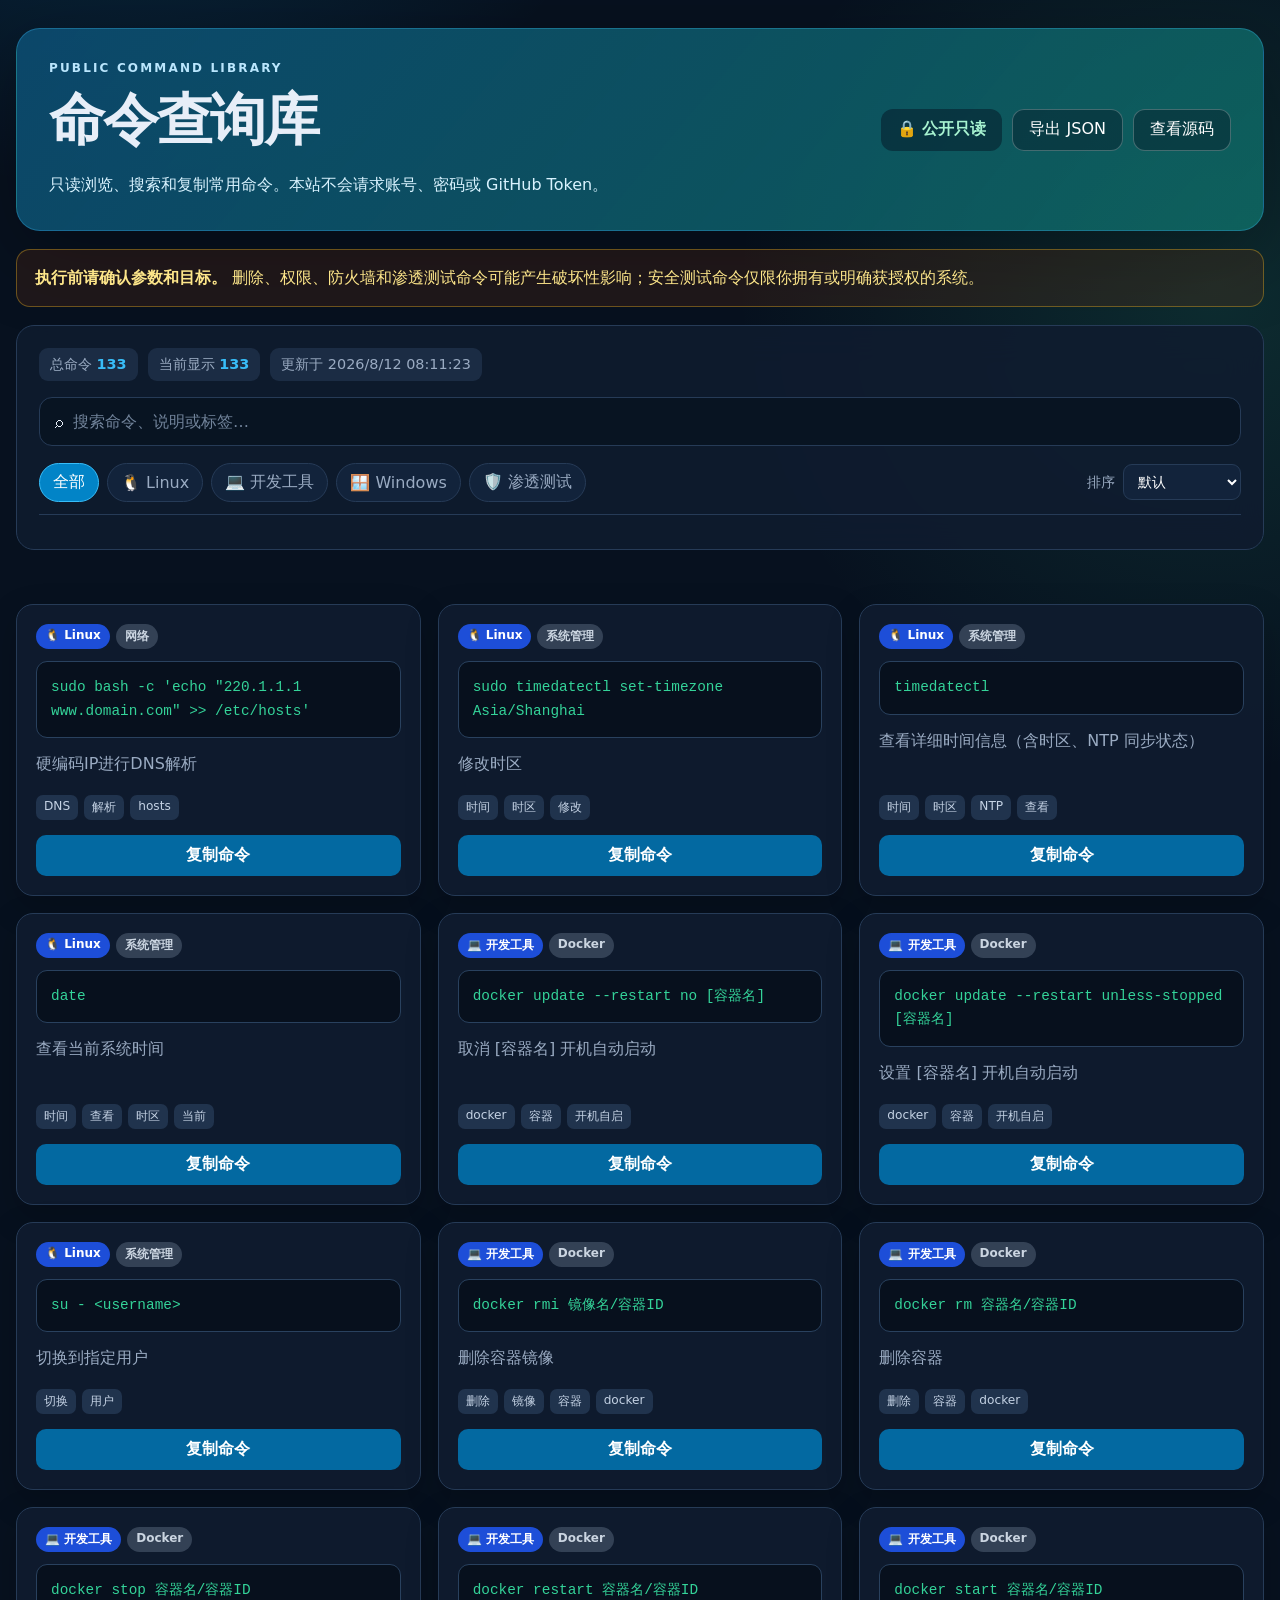
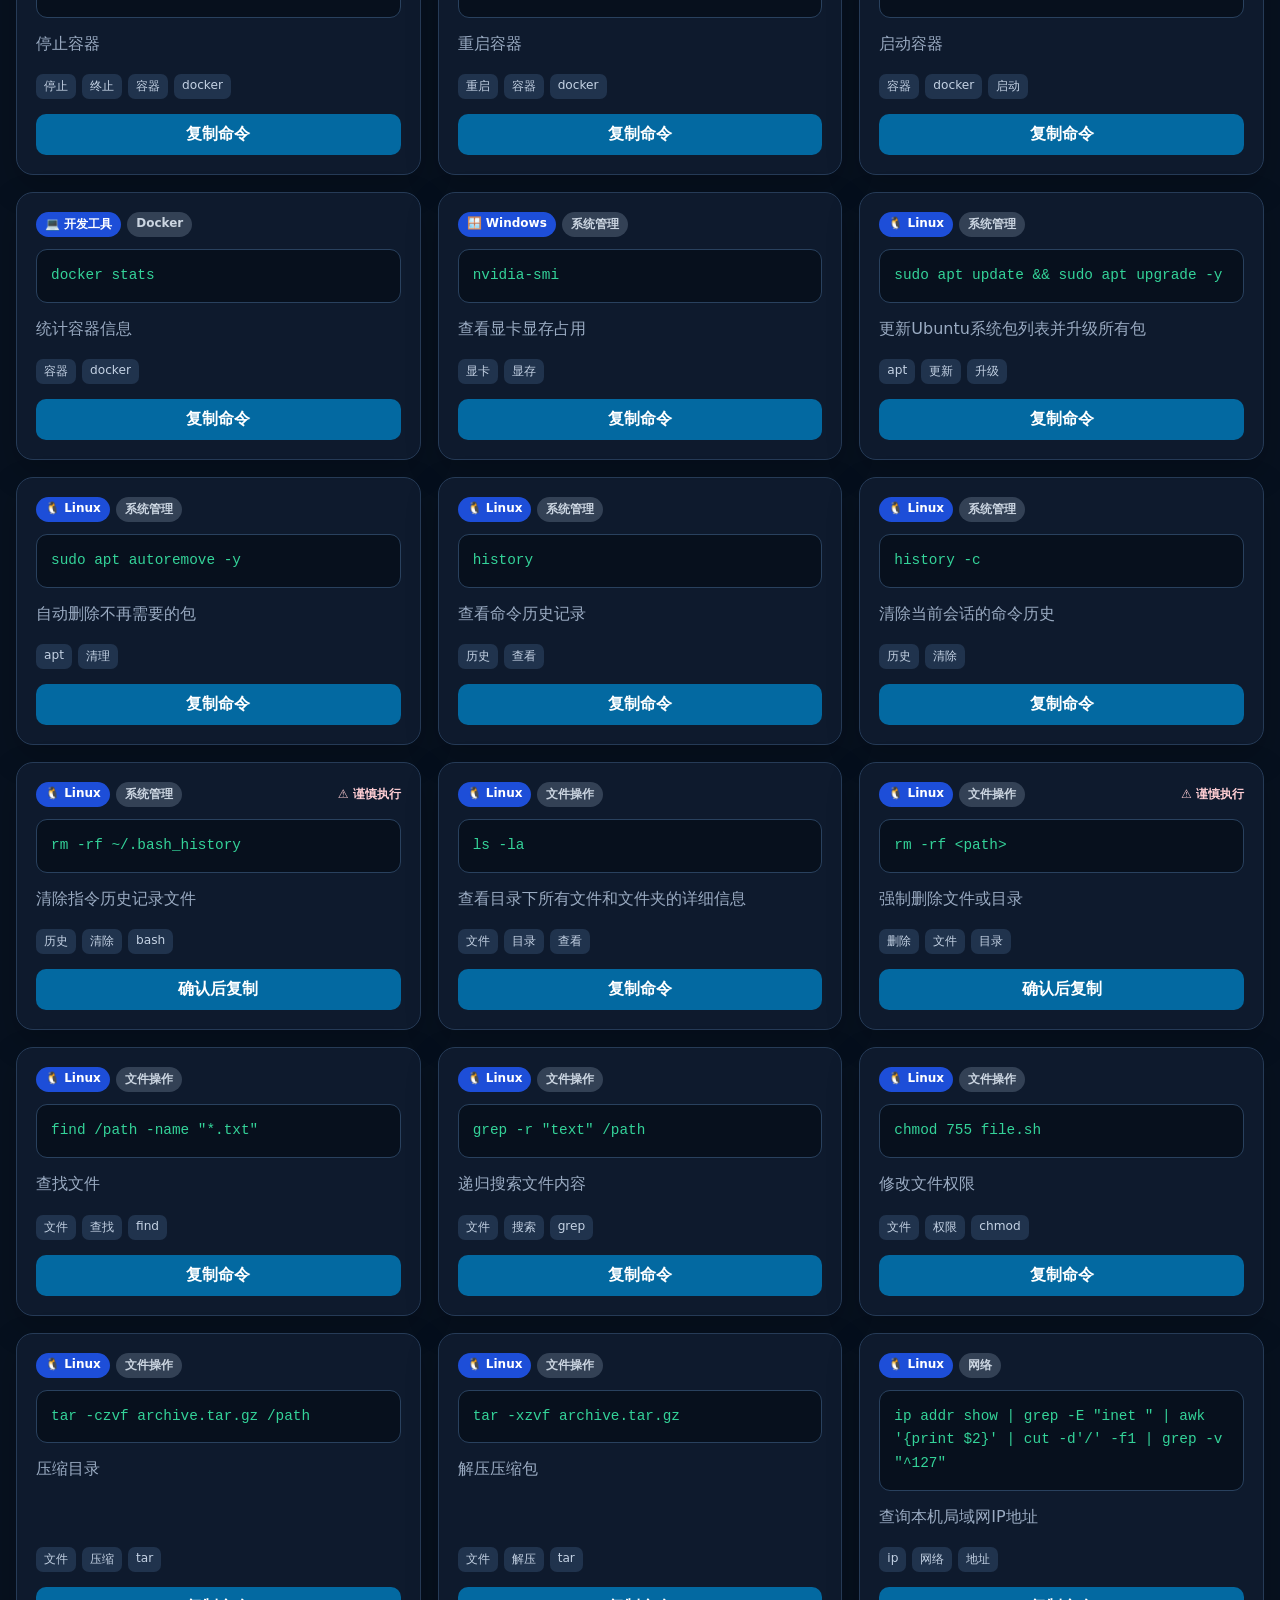
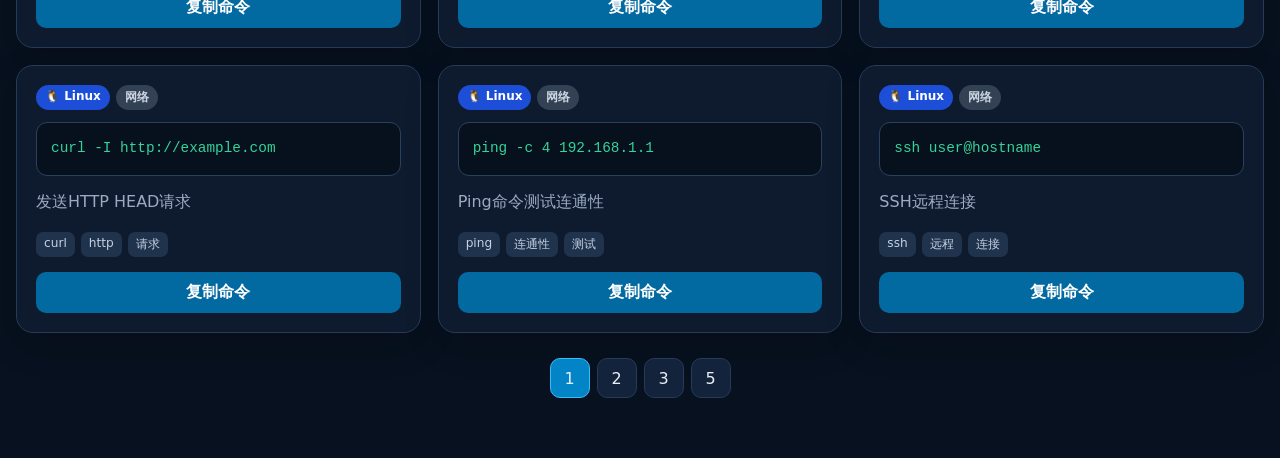
<file: index.html>
<!doctype html>
<html lang="zh-CN">
<head>
    <meta charset="utf-8">
    <meta name="viewport" content="width=device-width, initial-scale=1">
    <meta name="referrer" content="no-referrer">
    <meta http-equiv="Content-Security-Policy" content="default-src 'self'; script-src 'self'; style-src 'self'; img-src 'self' data:; connect-src 'self'; object-src 'none'; base-uri 'none'; form-action 'none'">
    <meta name="description" content="Linux、Windows、开发与授权安全测试命令的只读查询工具">
    <title>命令查询库</title>
    <link rel="icon" href="data:image/svg+xml,%3Csvg xmlns='http://www.w3.org/2000/svg' viewBox='0 0 100 100'%3E%3Ctext y='.9em' font-size='90'%3E🛠️%3C/text%3E%3C/svg%3E">
    <link rel="stylesheet" href="./styles.css">
    <script src="./app.js" defer></script>
</head>
<body>
    <div class="page-shell">
        <header class="hero">
            <div>
                <p class="eyebrow">PUBLIC COMMAND LIBRARY</p>
                <h1>命令查询库</h1>
                <p class="hero-copy">只读浏览、搜索和复制常用命令。本站不会请求账号、密码或 GitHub Token。</p>
            </div>
            <div class="hero-actions">
                <span class="readonly-badge">🔒 公开只读</span>
                <button class="button button-secondary" id="exportButton" type="button">导出 JSON</button>
                <a class="button button-secondary" href="https://github.com/ironmole666/linux-command" target="_blank" rel="noopener noreferrer">查看源码</a>
            </div>
        </header>

        <aside class="safety-note" aria-label="安全提示">
            <strong>执行前请确认参数和目标。</strong>
            删除、权限、防火墙和渗透测试命令可能产生破坏性影响；安全测试命令仅限你拥有或明确获授权的系统。
        </aside>

        <main>
            <section class="toolbar" aria-label="命令筛选">
                <div class="stats" aria-live="polite">
                    <span>总命令 <strong id="totalCount">0</strong></span>
                    <span>当前显示 <strong id="visibleCount">0</strong></span>
                    <span id="updatedAt">正在加载数据…</span>
                </div>

                <label class="search-box">
                    <span class="sr-only">搜索命令</span>
                    <span aria-hidden="true">⌕</span>
                    <input id="searchInput" type="search" placeholder="搜索命令、说明或标签…" autocomplete="off">
                </label>

                <div class="filters">
                    <div class="category-list" id="categoryList" aria-label="主分类"></div>
                    <label class="sort-control">
                        <span>排序</span>
                        <select id="sortSelect">
                            <option value="default">默认</option>
                            <option value="name">按名称</option>
                            <option value="recent">最近更新</option>
                        </select>
                    </label>
                </div>

                <div class="subcategory-list" id="subcategoryList" aria-label="子分类"></div>
            </section>

            <div class="status-message" id="statusMessage" role="status"></div>
            <section class="command-grid" id="commandGrid" aria-label="命令列表"></section>
            <nav class="pagination" id="pagination" aria-label="分页"></nav>
        </main>
    </div>

    <div class="toast" id="toast" role="status" aria-live="polite"></div>
</body>
</html>
</file>
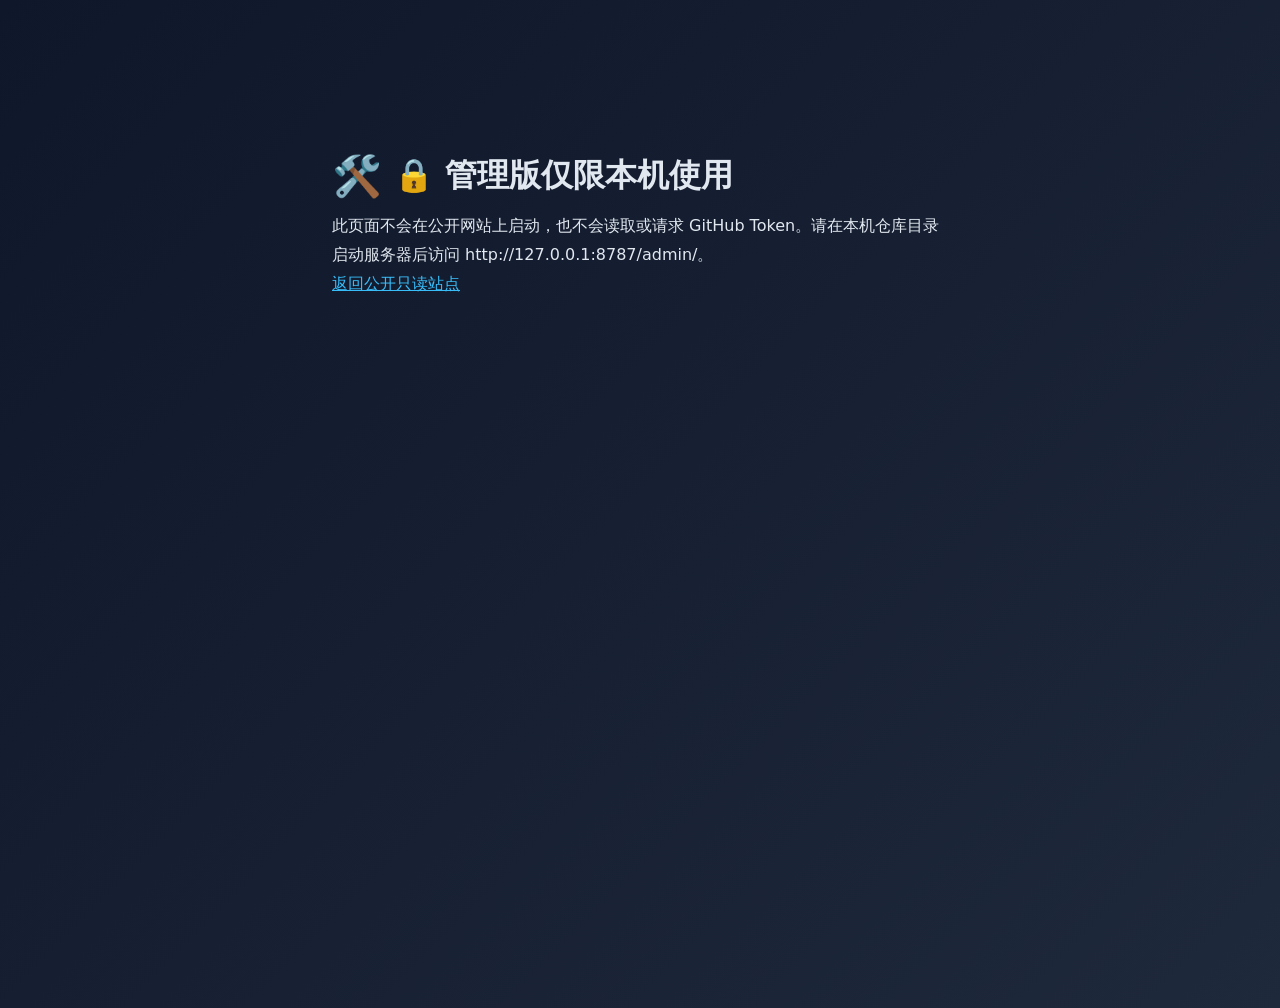
<file: admin/index.html>
<!DOCTYPE html>
<html lang="zh-CN">
<head>
    <meta charset="UTF-8">
    <meta name="viewport" content="width=device-width, initial-scale=1.0">
    <title>命令管理器</title>
    <style>
        * { margin: 0; padding: 0; box-sizing: border-box; }
        ::selection { background: rgba(14, 165, 233, 0.3); color: #e2e8f0; }
        ::-webkit-scrollbar { width: 8px; height: 8px; }
        ::-webkit-scrollbar-track { background: #0f172a; }
        ::-webkit-scrollbar-thumb { background: #475569; border-radius: 4px; }
        ::-webkit-scrollbar-thumb:hover { background: #64748b; }
        body { font-family: 'Segoe UI', Tahoma, Geneva, Verdana, sans-serif; background: linear-gradient(135deg, #0f172a 0%, #1e293b 100%); min-height: 100vh; color: #e2e8f0; }
        .container { max-width: 1400px; margin: 0 auto; padding: 20px 20px 40px; }
        
        header {
            background: linear-gradient(90deg, #1e3a8a, #0ea5e9);
            padding: 30px 20px;
            border-radius: 16px;
            margin-bottom: 24px;
            box-shadow: 0 10px 40px rgba(14, 165, 233, 0.3);
        }
        
        h1 { font-size: 2rem; font-weight: 700; display: flex; align-items: center; gap: 12px; }
        h1::before { content: "🛠️"; font-size: 2.5rem; }
        
        .header-content { display: flex; justify-content: space-between; align-items: center; flex-wrap: wrap; gap: 20px; }
        
        .btn {
            padding: 12px 24px; border: none; border-radius: 10px; cursor: pointer; font-size: 1rem;
            font-weight: 600; transition: all 0.3s ease; display: inline-flex; align-items: center; gap: 8px;
        }
        
        .btn-primary { background: linear-gradient(135deg, #10b981, #059669); color: white; box-shadow: 0 4px 15px rgba(16, 185, 129, 0.4); }
        .btn-primary:hover { transform: translateY(-2px); box-shadow: 0 6px 20px rgba(16, 185, 129, 0.5); }
        .btn-secondary { background: #475569; color: white; }
        .btn-secondary:hover { background: #64748b; }
        
        .search-section { background: #1e293b; padding: 24px; border-radius: 12px; margin-bottom: 24px; border: 1px solid #334155; }
        
        .stats-bar { display: flex; gap: 16px; margin-bottom: 16px; flex-wrap: wrap; }
        .stat-item { background: #334155; padding: 8px 16px; border-radius: 8px; font-size: 0.9rem; display: flex; align-items: center; gap: 6px; }
        .stat-item strong { color: #0ea5e9; }
        .stat-item:nth-child(1)::before { content: "📦"; font-size: 0.85rem; }
        .stat-item:nth-child(2)::before { content: "👁️"; font-size: 0.85rem; }
        
        .search-wrapper { position: relative; }
        .search-wrapper::before {
            content: "🔍"; position: absolute; left: 16px; top: 50%; transform: translateY(-50%);
            font-size: 1rem; z-index: 1; pointer-events: none; opacity: 0.6;
        }
        .search-input {
            width: 100%; padding: 14px 20px 14px 44px; background: #0f172a; border: 2px solid #334155;
            border-radius: 10px; color: white; font-size: 1rem; transition: all 0.3s ease;
            -webkit-appearance: none; appearance: none;
        }
        .search-input::-webkit-search-decoration,
        .search-input::-webkit-search-cancel-button,
        .search-input::-webkit-search-results-button,
        .search-input::-webkit-search-results-decoration { display: none; }
        .search-input:focus { outline: none; border-color: #0ea5e9; box-shadow: 0 0 0 3px rgba(14, 165, 233, 0.2); }
        
        .category-container {
            display: flex;
            gap: 16px;
            margin-top: 16px;
            padding-bottom: 16px;
            border-bottom: 1px solid #334155;
            flex-wrap: wrap;
        }
        
        .main-category {
            padding: 10px 20px;
            border-radius: 12px;
            cursor: pointer;
            font-weight: 600;
            transition: all 0.3s ease;
            border: 2px solid transparent;
            font-size: 0.95rem;
        }
        
        .main-category.active {
            transform: scale(1.05);
            border-color: rgba(255,255,255,0.3);
        }
        
        .main-category.linux { background: linear-gradient(135deg, #22c55e, #16a34a); }
        .main-category.windows { background: linear-gradient(135deg, #0078d4, #005a9e); }
        .main-category.pentest { background: linear-gradient(135deg, #dc2626, #b91c1c); }
        .main-category.dev { background: linear-gradient(135deg, #a855f7, #9333ea); }
        .main-category.all { background: linear-gradient(135deg, #6366f1, #4f46e5); }
        
        .sub-categories {
            display: flex;
            flex-wrap: wrap;
            gap: 8px;
            margin-top: 12px;
            padding-left: 4px;
        }
        
        .sub-category {
            padding: 6px 14px;
            background: #334155;
            border-radius: 16px;
            cursor: pointer;
            font-size: 0.85rem;
            transition: all 0.2s ease;
            border: 1px solid transparent;
        }
        
        .sub-category:hover { background: #475569; }
        .sub-category.active {
            background: #0ea5e9;
            color: white;
        }
        
        .commands-grid { display: grid; grid-template-columns: repeat(auto-fill, minmax(380px, 1fr)); gap: 20px; margin-top: 16px; }
        
        .command-card {
            background: #1e293b;
            border-radius: 12px;
            padding: 20px;
            border: 1px solid #334155;
            transition: all 0.3s ease;
            position: relative;
        }
        
        .command-card:hover { transform: translateY(-4px); box-shadow: 0 12px 40px rgba(0, 0, 0, 0.4); border-color: #475569; }
        .command-card::after {
            content: ''; position: absolute; inset: 0; border-radius: 12px;
            opacity: 0; transition: opacity 0.3s;
            background: linear-gradient(135deg, rgba(14,165,233,0.05), transparent);
            pointer-events: none;
        }
        .command-card:hover::after { opacity: 1; }
        
        .command-header { display: flex; justify-content: space-between; align-items: flex-start; margin-bottom: 12px; }
        
        .category-badge {
            padding: 4px 12px;
            border-radius: 12px;
            font-size: 0.75rem;
            font-weight: 600;
        }
        
        .badge-linux { background: linear-gradient(135deg, #22c55e, #16a34a); }
        .badge-windows { background: linear-gradient(135deg, #0078d4, #005a9e); }
        .badge-pentest { background: linear-gradient(135deg, #dc2626, #b91c1c); }
        .badge-dev { background: linear-gradient(135deg, #a855f7, #9333ea); }
        
        .sub-badge {
            padding: 2px 8px;
            background: rgba(255,255,255,0.15);
            border-radius: 6px;
            font-size: 0.7rem;
            margin-left: 6px;
        }
        
        .command-code {
            background: #0f172a;
            padding: 14px;
            border-radius: 8px;
            font-family: 'JetBrains Mono', 'Fira Code', Consolas, monospace;
            font-size: 0.9rem;
            color: #10b981;
            overflow-x: auto;
            cursor: pointer;
            margin-bottom: 12px;
            border: 1px solid #334155;
            position: relative;
        }
        .command-code::after {
            content: "📋 复制";
            position: absolute; top: 6px; right: 6px;
            background: rgba(15,23,42,0.9); color: #94a3b8;
            padding: 2px 8px; border-radius: 4px;
            font-family: 'Segoe UI', sans-serif;
            font-size: 0.7rem; opacity: 0;
            transition: opacity 0.2s;
            pointer-events: none;
        }
        .command-code:hover::after { opacity: 1; }
        
        .command-description {
            color: #94a3b8;
            margin-bottom: 0;
            line-height: 1.6;
            display: -webkit-box;
            -webkit-line-clamp: 2;
            -webkit-box-orient: vertical;
            overflow: hidden;
            transition: all 0.35s ease;
        }
        .command-description.expanded {
            -webkit-line-clamp: unset;
        }
        .description-wrapper:has(.expanded) .description-expand-btn { color: #38bdf8; }
        .description-wrapper { margin-bottom: 12px; position: relative; }
        .description-expand-btn {
            background: none;
            border: none;
            color: #0ea5e9;
            cursor: pointer;
            font-size: 0.8rem;
            padding: 4px 0;
            margin-top: 4px;
        }
        .description-expand-btn:hover { color: #38bdf8; text-decoration: underline; }
        
        .tags { display: flex; flex-wrap: wrap; gap: 6px; margin-bottom: 16px; }
        .tag { background: #334155; padding: 4px 10px; border-radius: 6px; font-size: 0.8rem; color: #cbd5e1; }
        
        .card-actions { display: flex; gap: 8px; }
        .card-actions .btn { padding: 8px 16px; font-size: 0.85rem; flex: 1; }
        
        .btn-copy { background: linear-gradient(135deg, #0ea5e9, #0284c7); color: white; }
        .btn-copy:hover { background: linear-gradient(135deg, #0284c7, #0369a1); }
        .btn-edit { background: #334155; color: white; }
        .btn-edit:hover { background: #475569; }
        .btn-delete { background: #dc2626; color: white; }
        .btn-delete:hover { background: #b91c1c; }
        
        .modal {
            display: none;
            position: fixed;
            top: 0; left: 0; width: 100%; height: 100%;
            background: rgba(0, 0, 0, 0.7);
            backdrop-filter: blur(5px);
            z-index: 1000;
            justify-content: center;
            align-items: center;
            opacity: 0;
            transition: opacity 0.25s ease;
        }
        
        .modal.active { display: flex; opacity: 1; }
        
        .modal-content {
            background: #1e293b;
            padding: 30px;
            border-radius: 16px;
            width: 90%;
            max-width: 600px;
            max-height: 90vh;
            overflow-y: auto;
            border: 1px solid #334155;
            transform: scale(0.95) translateY(10px);
            transition: transform 0.25s ease;
        }
        .modal.active .modal-content { transform: scale(1) translateY(0); }
        
        .modal-header { display: flex; justify-content: space-between; align-items: center; margin-bottom: 24px; }
        .modal-header h2 { font-size: 1.5rem; }
        
        .close-btn {
            background: none; border: none; color: #94a3b8; font-size: 1.8rem;
            cursor: pointer; transition: color 0.3s;
        }
        
        .close-btn:hover { color: white; }
        
        .form-group { margin-bottom: 20px; }
        .form-group label { display: block; margin-bottom: 8px; font-weight: 600; color: #cbd5e1; }
        
        .form-group input, .form-group textarea, .form-group select {
            width: 100%; padding: 12px; background: #0f172a;
            border: 2px solid #334155; border-radius: 8px;
            color: white; font-size: 1rem; transition: all 0.3s;
        }
        
        .form-group input:focus, .form-group textarea:focus, .form-group select:focus {
            outline: none; border-color: #0ea5e9; box-shadow: 0 0 0 3px rgba(14, 165, 233, 0.15);
        }
        
        .form-group textarea { min-height: 100px; resize: vertical; font-family: monospace; }
        
        .form-row { display: flex; gap: 12px; }
        .form-row .form-group { flex: 1; }
        
        .form-actions { display: flex; gap: 12px; justify-content: flex-end; margin-top: 24px; }
        
        .empty-state { text-align: center; padding: 60px 20px; color: #64748b; grid-column: 1 / -1; }
        .empty-state-icon { font-size: 4rem; margin-bottom: 16px; }
        
        .toast-container {
            position: fixed; bottom: 30px; right: 30px;
            z-index: 2000;
            display: flex;
            flex-direction: column-reverse;
            gap: 8px;
            pointer-events: none;
        }
        .toast-item {
            background: #10b981; color: white;
            padding: 12px 20px; border-radius: 10px;
            box-shadow: 0 10px 30px rgba(0, 0, 0, 0.3);
            transform: translateX(30px); opacity: 0;
            transition: all 0.35s cubic-bezier(0.22, 1, 0.36, 1);
            display: flex; align-items: center; gap: 12px;
        }
        .toast-item.show { transform: translateX(0); opacity: 1; }
        .toast-item.fade { opacity: 0; transform: translateX(30px); }
        .toast-item.undo-toast { background: #334155; }
        .toast-undo-btn {
            background: #0ea5e9; color: white; border: none; border-radius: 6px;
            padding: 4px 12px; cursor: pointer; font-weight: 600; font-size: 0.85rem;
            white-space: nowrap; transition: background 0.2s;
        }
        .toast-undo-btn:hover { background: #0284c7; }
        .command-code:hover { border-color: #0ea5e9; }
        .command-code.copied {
            animation: flashCopy 0.6s ease;
            border-color: #10b981;
        }
        @keyframes flashCopy {
            0% { background: #0f172a; }
            30% { background: rgba(16, 185, 129, 0.3); box-shadow: 0 0 20px rgba(16, 185, 129, 0.3); }
            100% { background: #0f172a; }
        }
        .highlight { background: #eab308; color: #0f172a; padding: 1px 4px; border-radius: 3px; font-weight: 600; }
        .header-actions { display: flex; gap: 8px; align-items: center; flex-wrap: wrap; }
        .btn-outline { background: transparent; border: 2px solid rgba(255,255,255,0.3); color: white; }
        .btn-outline:hover { background: rgba(255,255,255,0.1); border-color: white; }
        .btn-sm { padding: 6px 14px; font-size: 0.85rem; }
        .filter-bar { display: flex; gap: 12px; margin-top: 12px; flex-wrap: wrap; align-items: center; }
        .shortcuts-overlay {
            display: none; position: fixed; inset: 0; background: rgba(0,0,0,0.6);
            backdrop-filter: blur(4px); z-index: 3000; justify-content: center; align-items: center;
            opacity: 0; transition: opacity 0.2s ease;
        }
        .shortcuts-overlay.active { display: flex; opacity: 1; }
        .shortcuts-panel {
            background: #1e293b; border: 1px solid #334155; border-radius: 16px;
            padding: 30px; max-width: 480px; width: 90%; max-height: 80vh; overflow-y: auto;
            transform: scale(0.95); transition: transform 0.25s ease;
        }
        .shortcuts-overlay.active .shortcuts-panel { transform: scale(1); }
        .shortcuts-panel h2 { margin-bottom: 20px; font-size: 1.3rem; }
        .shortcuts-grid { display: grid; grid-template-columns: 1fr 2fr; gap: 4px 16px; }
        .shortcuts-grid .key {
            background: #0f172a; padding: 6px 12px; border-radius: 6px;
            font-family: monospace; font-size: 0.85rem; text-align: center;
            border: 1px solid #475569; color: #0ea5e9;
        }
        .shortcuts-grid .desc { padding: 6px 0; color: #94a3b8; font-size: 0.9rem; }
        .btn-star {
            background: none; border: none; cursor: pointer; font-size: 1.3rem; padding: 2px;
            transition: all 0.2s; line-height: 1;
        }
        .btn-star:hover { transform: scale(1.3); }
        .btn-star.favorited { animation: starPop 0.3s ease; }
        @keyframes starPop {
            0% { transform: scale(1); }
            50% { transform: scale(1.3); }
            100% { transform: scale(1); }
        }
        .sort-select {
            background: #334155; color: white; border: 1px solid #475569;
            padding: 6px 12px; border-radius: 8px; font-size: 0.85rem;
            cursor: pointer;
        }
        .sort-select:focus { outline: none; border-color: #0ea5e9; }
        .command-card.favorited { border-color: #eab308; }

        .batch-bar {
            display: none; background: #334155; border-radius: 10px;
            padding: 12px 16px; margin-bottom: 16px; align-items: center; gap: 12px; flex-wrap: wrap;
            transform: translateY(-8px); opacity: 0;
            transition: all 0.3s ease;
        }
        .batch-bar.active { display: flex; transform: translateY(0); opacity: 1; }
        .batch-bar .count { color: #94a3b8; font-size: 0.9rem; flex: 1; }
        .card-checkbox {
            width: 18px; height: 18px; cursor: pointer; accent-color: #0ea5e9;
            flex-shrink: 0;
        }
        .command-card .card-row { display: flex; gap: 10px; align-items: flex-start; }
        .command-card .card-body { flex: 1; min-width: 0; }

        .pagination { display: flex; justify-content: center; gap: 8px; margin-top: 24px; flex-wrap: wrap; }
        .page-btn {
            background: #334155; color: white; border: none; border-radius: 8px;
            padding: 8px 14px; cursor: pointer; font-size: 0.85rem; transition: all 0.2s;
            min-width: 36px; text-align: center;
        }
        .page-btn:hover { background: #475569; transform: translateY(-1px); }
        .page-btn.active { background: linear-gradient(135deg, #0ea5e9, #0284c7); box-shadow: 0 2px 12px rgba(14,165,233,0.3); }
        .page-btn:disabled { opacity: 0.4; cursor: default; transform: none; }
        .page-info { color: #94a3b8; font-size: 0.85rem; display: flex; align-items: center; padding: 0 8px; }
        
        @media (max-width: 1024px) {
            .commands-grid { grid-template-columns: repeat(auto-fill, minmax(320px, 1fr)); }
        }
        @media (max-width: 768px) {
            .commands-grid { grid-template-columns: 1fr; }
            h1 { font-size: 1.5rem; }
            .header-content { flex-direction: column; align-items: stretch; }
            .stats-bar { flex-direction: column; }
            .form-row { flex-direction: column; }
            header { padding: 20px 16px; }
            .search-section { padding: 16px; }
            .command-card { padding: 16px; }
            .modal-content { padding: 20px; }
            .toast-container { right: 16px; bottom: 16px; left: 16px; }
            .toast-item { width: 100%; }
        }
        .sync-status { cursor: pointer; }
        .sync-status:hover { background: #475569; }
        .sync-status .sync-dot {
            display: inline-block; width: 8px; height: 8px; border-radius: 50%;
            margin-right: 4px; vertical-align: middle;
        }
        .sync-status .sync-dot.disconnected { background: #ef4444; }
        .sync-status .sync-dot.syncing { background: #f59e0b; animation: syncPulse 0.8s infinite; }
        .sync-status .sync-dot.synced { background: #10b981; }
        .sync-status .sync-dot.error { background: #ef4444; }
        .sync-status .sync-dot.conflict { background: #f97316; }
        @keyframes syncPulse {
            0%, 100% { opacity: 1; }
            50% { opacity: 0.3; }
        }
        .sync-link { color: #0ea5e9; text-decoration: none; }
        .sync-link:hover { text-decoration: underline; }
        .auth-badge {
            display: inline-flex; align-items: center; gap: 6px;
            padding: 6px 14px; border-radius: 8px; font-size: 0.85rem; font-weight: 600;
        }
        .auth-badge.visitor { background: #475569; color: #94a3b8; }
        .auth-badge.admin { background: #1e3a8a; color: #93c5fd; }
        body:not(.admin-mode) .admin-only { display: none !important; }
        body.admin-mode .visitor-only { display: none !important; }
    </style>
</head>
<body>
    <div class="container">
        <header>
            <div class="header-content">
               <h1>命令管理器</h1>
                <div class="header-actions">
                    <span class="auth-badge visitor visitor-only">🔒 访客模式</span>
                    <span class="auth-badge admin admin-only">👑 管理员</span>
                    <button class="btn btn-primary admin-only" onclick="openModal()">
                        <span>➕</span> 添加命令
                    </button>
                    <div style="display:flex;gap:4px;align-items:center">
                        <button class="btn btn-outline" onclick="exportData('json')">📤 JSON</button>
                        <button class="btn btn-outline btn-sm" onclick="exportData('markdown')">MD</button>
                        <button class="btn btn-outline btn-sm" onclick="exportData('csv')">CSV</button>
                    </div>
                    <button class="btn btn-outline admin-only" onclick="document.getElementById('importInput').click()">📥 导入</button>
                    <button class="btn btn-outline admin-only" onclick="manualSync()" title="手动同步到 GitHub">☁️ 同步</button>
                    <input type="file" id="importInput" accept=".json" style="display:none" onchange="importData(event)">
                    <button class="btn btn-outline visitor-only" id="loginBtn" onclick="openLoginModal()">🔐 登录管理</button>
                    <button class="btn btn-outline admin-only" id="logoutBtn" onclick="logout()">🚪 退出</button>
                </div>
            </div>
        </header>

        <div class="search-section">
            <div class="stats-bar">
                <div class="stat-item">总命令: <strong id="totalCount">0</strong></div>
                <div class="stat-item">当前显示: <strong id="currentCount">0</strong></div>
                <div class="stat-item visitor-only" style="cursor:default;opacity:0.7">
                    <span style="display:inline-block;width:8px;height:8px;border-radius:50%;background:#64748b;margin-right:4px;vertical-align:middle"></span>
                    只读浏览
                </div>
                <div class="stat-item sync-status admin-only" id="syncStatus" onclick="openSyncModal()" title="点击配置云同步"><span class="sync-dot disconnected" id="syncDot"></span><span id="syncStatusText">未连接</span><span style="margin-left:6px;cursor:pointer;opacity:0.6;transition:opacity 0.2s" onclick="event.stopPropagation();manualSync()" onmouseover="this.style.opacity=1" onmouseout="this.style.opacity=0.6" title="手动同步">⟳</span></div>
            </div>
            <div class="search-wrapper">
                <input type="search" class="search-input" id="searchInput" placeholder="搜索命令、描述或标签（支持空格多词 + 模糊匹配）..." oninput="onSearchInput()" autocomplete="off">
            </div>
            
            <div class="category-container" id="mainCategories">
                <div class="main-category all active" data-category="all" onclick="selectMainCategory('all')">全部</div>
                <div class="main-category linux" data-category="Linux" onclick="selectMainCategory('Linux')">🐧 Linux</div>
                <div class="main-category windows" data-category="Windows" onclick="selectMainCategory('Windows')">🪟 Windows</div>
                <div class="main-category pentest" data-category="渗透测试" onclick="selectMainCategory('渗透测试')">🔴 渗透测试</div>
                <div class="main-category dev" data-category="开发工具" onclick="selectMainCategory('开发工具')">💻 开发工具</div>
            </div>
            
            <div class="sub-categories" id="subCategories">
            </div>
            <div class="filter-bar" id="filterBar">
                <button class="btn btn-outline btn-sm" id="favoriteFilter" onclick="toggleFavoriteFilter()">⭐ 全部</button>
                <select class="sort-select" id="sortSelect" onchange="filterCommands()">
                    <option value="default">默认排序</option>
                    <option value="freq">🔥 使用频率</option>
                    <option value="recent">🕐 最近添加</option>
                    <option value="name">📋 名称</option>
                </select>
            </div>
            <div class="batch-bar admin-only" id="batchBar">
                <span class="count" id="batchCount">已选择 0 项</span>
                <button class="btn btn-outline btn-sm" onclick="selectAll()">全选</button>
                <button class="btn btn-delete btn-sm" onclick="batchDelete()">🗑️ 批量删除</button>
                <button class="btn btn-sm" style="background:#0ea5e9;color:white" onclick="batchExport()">📤 导出选中</button>
            </div>
        </div>

        <div class="commands-grid" id="commandsGrid">
        </div>
        <div class="pagination" id="pagination"></div>
    </div>

    <div class="shortcuts-overlay" id="shortcutsOverlay" onclick="if(event.target===this)closeShortcuts()">
        <div class="shortcuts-panel">
            <div class="modal-header">
                <h2>⌨️ 键盘快捷键</h2>
                <button class="close-btn" onclick="closeShortcuts()">&times;</button>
            </div>
            <div class="shortcuts-grid">
                <span class="key">N</span><span class="desc">添加新命令</span>
                <span class="key">⌘F / Ctrl+F</span><span class="desc">聚焦搜索框</span>
                <span class="key">Esc</span><span class="desc">关闭弹窗</span>
                <span class="key">?</span><span class="desc">显示此面板</span>
                <span class="key">单击命令</span><span class="desc">复制到剪贴板</span>
                <span class="key">⭐ 星标</span><span class="desc">收藏常用命令</span>
            </div>
        </div>
    </div>

    <div class="modal" id="commandModal">
        <div class="modal-content">
            <div class="modal-header">
                <h2 id="modalTitle">添加命令</h2>
                <button class="close-btn" onclick="closeModal()">&times;</button>
            </div>
            <form id="commandForm" onsubmit="saveCommand(event)">
                <input type="hidden" id="commandId">
                <div class="form-group">
                    <label>命令</label>
                    <textarea id="commandInput" required placeholder="例如: ls -la"></textarea>
                </div>
                <div class="form-group">
                    <label>说明</label>
                    <textarea id="descriptionInput" required placeholder="命令的用途说明" rows="2"></textarea>
                </div>
                <div class="form-row">
                    <div class="form-group">
                        <label>主分类</label>
                        <select id="mainCategoryInput" required onchange="onMainCategoryChange()">
                            <option value="Linux">🐧 Linux</option>
                            <option value="Windows">🪟 Windows</option>
                            <option value="渗透测试">🔴 渗透测试</option>
                            <option value="开发工具">💻 开发工具</option>
                        </select>
                    </div>
                    <div class="form-group">
                        <label>子分类</label>
                        <input type="text" id="subCategoryInput" list="subCategoryList" placeholder="输入或选择子分类" required>
                        <datalist id="subCategoryList"></datalist>
                    </div>
                </div>
                <div class="form-group">
                    <label>标签（用逗号分隔）</label>
                    <input type="text" id="tagsInput" placeholder="例如: 文件, 目录, 查看">
                </div>
                <div class="form-actions">
                    <button type="button" class="btn btn-secondary" onclick="closeModal()">取消</button>
                    <button type="submit" class="btn btn-primary">保存</button>
                </div>
            </form>
        </div>
    </div>

    <div class="modal" id="loginModal">
        <div class="modal-content" style="max-width:400px">
            <div class="modal-header">
                <h2>🔐 管理员登录</h2>
                <button class="close-btn" onclick="closeLoginModal()">&times;</button>
            </div>
            <div class="login-tabs" style="display:flex;gap:0;margin-bottom:16px;border-bottom:2px solid #334155">
                <button id="loginTabBtn" class="login-tab active" onclick="switchLoginTab('login')" style="flex:1;padding:8px 0;background:none;border:none;color:white;cursor:pointer;border-bottom:2px solid #0ea5e9;margin-bottom:-2px">登录</button>
                <button id="setupTabBtn" class="login-tab" onclick="switchLoginTab('setup')" style="flex:1;padding:8px 0;background:none;border:none;color:#94a3b8;cursor:pointer;border-bottom:2px solid transparent;margin-bottom:-2px">创建账号</button>
            </div>
            <div id="loginForm" autocomplete="off">
                <div class="form-group">
                    <label>用户名</label>
                    <input type="text" id="loginUsername" autocomplete="off">
                </div>
                <div class="form-group">
                    <label>密码</label>
                    <input type="password" id="loginPassword" autocomplete="new-password">
                </div>
                <div id="loginError" style="color:#ef4444;margin-bottom:12px;display:none"></div>
                <div class="form-actions">
                    <button class="btn btn-primary" onclick="handleLogin()">登录</button>
                </div>
            </div>
            <div id="setupForm" style="display:none" autocomplete="off">
                <p style="color:#94a3b8;font-size:0.9rem;margin-bottom:16px">创建新的管理员账号：</p>
                <div class="form-group">
                    <label>用户名</label>
                    <input type="text" id="suName" placeholder="输入用户名" autocomplete="off">
                </div>
                <div class="form-group">
                    <label>密码</label>
                    <input type="password" id="setupPassword" placeholder="至少 8 位" autocomplete="new-password">
                </div>
                <div class="form-group">
                    <label>确认密码</label>
                    <input type="password" id="setupPasswordConfirm" placeholder="再次输入密码" autocomplete="new-password">
                </div>
                <div id="setupError" style="color:#ef4444;margin-bottom:12px;display:none"></div>
                <div id="setupCloudWarning" style="color:#f59e0b;font-size:0.85rem;margin-bottom:12px;display:none"></div>
                <div class="form-actions">
                    <button class="btn btn-primary" onclick="handleSetup()">创建账号</button>
                </div>
            </div>
        </div>
    </div>

    <div class="modal" id="syncModal">
        <div class="modal-content" style="max-width:520px">
            <div class="modal-header">
                <h2>☁️ 云同步设置</h2>
                <button class="close-btn" onclick="closeSyncModal()">&times;</button>
            </div>
            <div class="form-group">
                <label>GitHub Personal Access Token</label>
                <input type="password" id="tokenInput" placeholder="github_pat_xxxxxxxxxxxx" autocomplete="off">
            </div>
            <p style="font-size:0.85rem;color:#94a3b8;margin-bottom:16px;line-height:1.5">
                需要 Fine-grained token，仓库权限选择 <strong>Contents (Read and write)</strong>。<br>
                <a class="sync-link" href="https://github.com/settings/tokens?type=beta" target="_blank" rel="noopener noreferrer">去 GitHub 创建 Token →</a>
            </p>
            <div id="syncTestResult" style="margin-bottom:12px;font-size:0.9rem;min-height:1.2em"></div>
            <div class="form-actions">
                <button class="btn btn-secondary" onclick="clearSyncConfig()">清除</button>
                <button class="btn btn-outline" onclick="testGitHubConnection()">测试连接</button>
                <button class="btn btn-primary" onclick="saveSyncConfig()">保存并同步</button>
            </div>
        </div>
    </div>

    <div class="toast-container" id="toastContainer"></div>

    <script>
        const defaultCategoryStructure = {
            'Linux': ['系统管理', '文件操作', '网络', '进程', '用户管理', '防火墙', '其他'],
            'Windows': ['系统管理', '网络', '进程', '用户管理', '其他'],
            '渗透测试': ['Nmap', 'SQLMap', 'Metasploit', '密码破解', 'Web测试', '无线测试', '其他'],
            '开发工具': ['Git', 'Docker', 'NPM/Node', 'Python', '数据库', '构建工具', '其他']
        };
        
        let categoryStructure = JSON.parse(JSON.stringify(defaultCategoryStructure));

        const defaultCommands = [
            // === Linux - 系统管理 ===
            { id: '1', command: 'sudo apt update && sudo apt upgrade -y', description: '更新Ubuntu系统包列表并升级所有包', mainCategory: 'Linux', subCategory: '系统管理', tags: ['apt', '更新', '升级'], createdAt: new Date().toISOString(), updatedAt: new Date().toISOString() },
            { id: '2', command: 'sudo apt autoremove -y', description: '自动删除不再需要的包', mainCategory: 'Linux', subCategory: '系统管理', tags: ['apt', '清理'], createdAt: new Date().toISOString(), updatedAt: new Date().toISOString() },
            { id: '3', command: 'history', description: '查看命令历史记录', mainCategory: 'Linux', subCategory: '系统管理', tags: ['历史', '查看'], createdAt: new Date().toISOString(), updatedAt: new Date().toISOString() },
            { id: '4', command: 'history -c', description: '清除当前会话的命令历史', mainCategory: 'Linux', subCategory: '系统管理', tags: ['历史', '清除'], createdAt: new Date().toISOString(), updatedAt: new Date().toISOString() },
            { id: '5', command: 'rm -rf ~/.bash_history', description: '清除指令历史记录文件', mainCategory: 'Linux', subCategory: '系统管理', tags: ['历史', '清除', 'bash'], createdAt: new Date().toISOString(), updatedAt: new Date().toISOString() },
            
            // === Linux - 文件操作 ===
            { id: '6', command: 'ls -la', description: '查看目录下所有文件和文件夹的详细信息', mainCategory: 'Linux', subCategory: '文件操作', tags: ['文件', '目录', '查看'], createdAt: new Date().toISOString(), updatedAt: new Date().toISOString() },
            { id: '7', command: 'rm -rf <path>', description: '强制删除文件或目录', mainCategory: 'Linux', subCategory: '文件操作', tags: ['删除', '文件', '目录'], createdAt: new Date().toISOString(), updatedAt: new Date().toISOString() },
            { id: '8', command: 'find /path -name "*.txt"', description: '查找文件', mainCategory: 'Linux', subCategory: '文件操作', tags: ['文件', '查找', 'find'], createdAt: new Date().toISOString(), updatedAt: new Date().toISOString() },
            { id: '9', command: 'grep -r "text" /path', description: '递归搜索文件内容', mainCategory: 'Linux', subCategory: '文件操作', tags: ['文件', '搜索', 'grep'], createdAt: new Date().toISOString(), updatedAt: new Date().toISOString() },
            { id: '10', command: 'chmod 755 file.sh', description: '修改文件权限', mainCategory: 'Linux', subCategory: '文件操作', tags: ['文件', '权限', 'chmod'], createdAt: new Date().toISOString(), updatedAt: new Date().toISOString() },
            { id: '11', command: 'tar -czvf archive.tar.gz /path', description: '压缩目录', mainCategory: 'Linux', subCategory: '文件操作', tags: ['文件', '压缩', 'tar'], createdAt: new Date().toISOString(), updatedAt: new Date().toISOString() },
            { id: '12', command: 'tar -xzvf archive.tar.gz', description: '解压压缩包', mainCategory: 'Linux', subCategory: '文件操作', tags: ['文件', '解压', 'tar'], createdAt: new Date().toISOString(), updatedAt: new Date().toISOString() },
            
            // === Linux - 网络 ===
            { id: '13', command: 'ip addr show | grep -E "inet " | awk \'{print $2}\' | cut -d\'/\' -f1 | grep -v "^127"', description: '查询本机局域网IP地址', mainCategory: 'Linux', subCategory: '网络', tags: ['ip', '网络', '地址'], createdAt: new Date().toISOString(), updatedAt: new Date().toISOString() },
            { id: '14', command: 'curl -I http://example.com', description: '发送HTTP HEAD请求', mainCategory: 'Linux', subCategory: '网络', tags: ['curl', 'http', '请求'], createdAt: new Date().toISOString(), updatedAt: new Date().toISOString() },
            { id: '15', command: 'ping -c 4 192.168.1.1', description: 'Ping命令测试连通性', mainCategory: 'Linux', subCategory: '网络', tags: ['ping', '连通性', '测试'], createdAt: new Date().toISOString(), updatedAt: new Date().toISOString() },
            { id: '16', command: 'ssh user@hostname', description: 'SSH远程连接', mainCategory: 'Linux', subCategory: '网络', tags: ['ssh', '远程', '连接'], createdAt: new Date().toISOString(), updatedAt: new Date().toISOString() },
            { id: '17', command: 'scp file.txt user@host:/path/', description: '安全复制文件到远程主机', mainCategory: 'Linux', subCategory: '网络', tags: ['scp', '复制', '远程'], createdAt: new Date().toISOString(), updatedAt: new Date().toISOString() },
            { id: '18', command: 'netstat -lnpt', description: '查看所有监听端口', mainCategory: 'Linux', subCategory: '网络', tags: ['netstat', '端口', '监听'], createdAt: new Date().toISOString(), updatedAt: new Date().toISOString() },
            
            // === Linux - 进程 ===
            { id: '19', command: 'ps aux', description: '查看所有运行中的进程', mainCategory: 'Linux', subCategory: '进程', tags: ['进程', '查看', 'ps'], createdAt: new Date().toISOString(), updatedAt: new Date().toISOString() },
            { id: '20', command: 'kill -9 PID', description: '强制终止进程', mainCategory: 'Linux', subCategory: '进程', tags: ['进程', '终止', 'kill'], createdAt: new Date().toISOString(), updatedAt: new Date().toISOString() },
            { id: '21', command: 'top', description: '实时查看系统进程', mainCategory: 'Linux', subCategory: '进程', tags: ['进程', '监控', 'top'], createdAt: new Date().toISOString(), updatedAt: new Date().toISOString() },
            { id: '22', command: 'htop', description: '交互式进程查看器', mainCategory: 'Linux', subCategory: '进程', tags: ['进程', '交互', 'htop'], createdAt: new Date().toISOString(), updatedAt: new Date().toISOString() },
            { id: '23', command: 'pkill -f process_name', description: '根据名称终止进程', mainCategory: 'Linux', subCategory: '进程', tags: ['进程', '终止', 'pkill'], createdAt: new Date().toISOString(), updatedAt: new Date().toISOString() },
            
            // === Linux - 用户管理 ===
            { id: '24', command: 'passwd', description: '修改当前用户密码', mainCategory: 'Linux', subCategory: '用户管理', tags: ['密码', '用户'], createdAt: new Date().toISOString(), updatedAt: new Date().toISOString() },
            { id: '25', command: 'sudo adduser newuser', description: '创建新用户', mainCategory: 'Linux', subCategory: '用户管理', tags: ['用户', '添加', '创建'], createdAt: new Date().toISOString(), updatedAt: new Date().toISOString() },
            { id: '26', command: 'sudo usermod -aG sudo newuser', description: '将用户添加到sudo组', mainCategory: 'Linux', subCategory: '用户管理', tags: ['用户', '权限', 'sudo'], createdAt: new Date().toISOString(), updatedAt: new Date().toISOString() },
            { id: '27', command: 'sudo deluser olduser', description: '删除用户', mainCategory: 'Linux', subCategory: '用户管理', tags: ['用户', '删除'], createdAt: new Date().toISOString(), updatedAt: new Date().toISOString() },
            
            // === Windows - 系统管理 ===
            { id: '28', command: 'sfc /scannow', description: '扫描并修复系统文件', mainCategory: 'Windows', subCategory: '系统管理', tags: ['系统', '修复', 'sfc'], createdAt: new Date().toISOString(), updatedAt: new Date().toISOString() },
            { id: '29', command: 'DISM /Online /Cleanup-Image /RestoreHealth', description: '修复Windows系统映像', mainCategory: 'Windows', subCategory: '系统管理', tags: ['系统', '修复', 'dism'], createdAt: new Date().toISOString(), updatedAt: new Date().toISOString() },
            { id: '30', command: 'chkdsk C: /f /r', description: '检查并修复C盘错误', mainCategory: 'Windows', subCategory: '系统管理', tags: ['磁盘', '修复', 'chkdsk'], createdAt: new Date().toISOString(), updatedAt: new Date().toISOString() },
            { id: '31', command: 'slmgr /skms kms.example.com && slmgr /ato', description: '激活Windows系统', mainCategory: 'Windows', subCategory: '系统管理', tags: ['激活', 'kms', '系统'], createdAt: new Date().toISOString(), updatedAt: new Date().toISOString() },
            { id: '32', command: 'WMIC /Node:localhost /Namespace:\\root\\SecurityCenter2 Path AntiVirusProduct Get displayName /Format:List', description: '命令行查看安装的杀毒软件', mainCategory: 'Windows', subCategory: '系统管理', tags: ['杀毒软件', '安全', 'wmic'], createdAt: new Date().toISOString(), updatedAt: new Date().toISOString() },
            
            // === Windows - 网络 ===
            { id: '33', command: 'ipconfig /all', description: '显示完整的IP配置信息', mainCategory: 'Windows', subCategory: '网络', tags: ['ip', '网络', '配置'], createdAt: new Date().toISOString(), updatedAt: new Date().toISOString() },
            { id: '34', command: 'ipconfig /flushdns', description: '清除DNS缓存', mainCategory: 'Windows', subCategory: '网络', tags: ['dns', '缓存', '清除'], createdAt: new Date().toISOString(), updatedAt: new Date().toISOString() },
            { id: '35', command: 'netstat -an', description: '显示所有网络连接和监听端口', mainCategory: 'Windows', subCategory: '网络', tags: ['netstat', '网络', '端口'], createdAt: new Date().toISOString(), updatedAt: new Date().toISOString() },
            { id: '36', command: 'netsh wlan show profiles', description: '查看已保存的WiFi列表', mainCategory: 'Windows', subCategory: '网络', tags: ['wifi', '网络', '查看'], createdAt: new Date().toISOString(), updatedAt: new Date().toISOString() },
            { id: '37', command: 'netsh wlan show profile name="WiFi名称" key=clear', description: '查看指定WiFi的密码', mainCategory: 'Windows', subCategory: '网络', tags: ['wifi', '密码', '查看'], createdAt: new Date().toISOString(), updatedAt: new Date().toISOString() },
            
            // === Windows - 进程 ===
            { id: '38', command: 'tasklist /v', description: '显示所有进程的详细信息', mainCategory: 'Windows', subCategory: '进程', tags: ['进程', '任务', '查看'], createdAt: new Date().toISOString(), updatedAt: new Date().toISOString() },
            { id: '39', command: 'taskkill /F /IM process.exe', description: '强制终止指定进程', mainCategory: 'Windows', subCategory: '进程', tags: ['进程', '终止', 'taskkill'], createdAt: new Date().toISOString(), updatedAt: new Date().toISOString() },
            
            // === Windows - 用户管理 ===
            { id: '40', command: 'net user username password /add', description: '创建新用户账户', mainCategory: 'Windows', subCategory: '用户管理', tags: ['用户', '添加', 'net'], createdAt: new Date().toISOString(), updatedAt: new Date().toISOString() },
            { id: '41', command: 'net localgroup administrators username /add', description: '将用户添加到管理员组', mainCategory: 'Windows', subCategory: '用户管理', tags: ['用户', '权限', '管理员'], createdAt: new Date().toISOString(), updatedAt: new Date().toISOString() },
            
            // === 渗透测试 - Nmap ===
            { id: '42', command: 'nmap -sV 192.168.1.1', description: '扫描目标端口版本信息', mainCategory: '渗透测试', subCategory: 'Nmap', tags: ['nmap', '扫描', '版本'], createdAt: new Date().toISOString(), updatedAt: new Date().toISOString() },
            { id: '43', command: 'nmap -sS -sV -O 192.168.1.0/24', description: '扫描整个网段，半开放扫描，检测操作系统', mainCategory: '渗透测试', subCategory: 'Nmap', tags: ['nmap', '网段', '扫描'], createdAt: new Date().toISOString(), updatedAt: new Date().toISOString() },
            { id: '44', command: 'nmap -sU -p 1-1000 192.168.1.1', description: 'UDP端口扫描', mainCategory: '渗透测试', subCategory: 'Nmap', tags: ['nmap', 'udp', '扫描'], createdAt: new Date().toISOString(), updatedAt: new Date().toISOString() },
            { id: '45', command: 'nmap -Pn -sV --script vuln 192.168.1.1', description: '漏洞扫描', mainCategory: '渗透测试', subCategory: 'Nmap', tags: ['nmap', '漏洞', '扫描'], createdAt: new Date().toISOString(), updatedAt: new Date().toISOString() },
            { id: '46', command: 'nmap -T4 -A -v 192.168.1.1', description: '全面扫描，激进模式，检测服务和系统', mainCategory: '渗透测试', subCategory: 'Nmap', tags: ['nmap', '全面', '扫描'], createdAt: new Date().toISOString(), updatedAt: new Date().toISOString() },
            
            // === 渗透测试 - SQLMap ===
            { id: '47', command: 'sqlmap -u "http://example.com/page.php?id=1" --batch', description: '基础SQL注入检测', mainCategory: '渗透测试', subCategory: 'SQLMap', tags: ['sqlmap', '注入', '检测'], createdAt: new Date().toISOString(), updatedAt: new Date().toISOString() },
            { id: '48', command: 'sqlmap -u "http://example.com/page.php?id=1" --dbs', description: '列出所有数据库', mainCategory: '渗透测试', subCategory: 'SQLMap', tags: ['sqlmap', '数据库', '列举'], createdAt: new Date().toISOString(), updatedAt: new Date().toISOString() },
            { id: '49', command: 'sqlmap -u "http://example.com/page.php?id=1" -D database_name --tables', description: '列出指定数据库的所有表', mainCategory: '渗透测试', subCategory: 'SQLMap', tags: ['sqlmap', '表', '列举'], createdAt: new Date().toISOString(), updatedAt: new Date().toISOString() },
            { id: '50', command: 'sqlmap -u "http://example.com/page.php?id=1" -D database_name -T table_name -C column1,column2 --dump', description: '导出表数据', mainCategory: '渗透测试', subCategory: 'SQLMap', tags: ['sqlmap', '导出', '数据'], createdAt: new Date().toISOString(), updatedAt: new Date().toISOString() },
            { id: '51', command: 'sqlmap -u "http://example.com/page.php?id=1" --os-shell', description: '尝试获取操作系统shell', mainCategory: '渗透测试', subCategory: 'SQLMap', tags: ['sqlmap', 'os-shell', '提权'], createdAt: new Date().toISOString(), updatedAt: new Date().toISOString() },
            
            // === 渗透测试 - Metasploit ===
            { id: '52', command: 'msfconsole', description: '启动Metasploit框架', mainCategory: '渗透测试', subCategory: 'Metasploit', tags: ['msf', '启动', '框架'], createdAt: new Date().toISOString(), updatedAt: new Date().toISOString() },
            { id: '53', command: 'search exploit_name', description: '搜索漏洞利用模块', mainCategory: '渗透测试', subCategory: 'Metasploit', tags: ['msf', '搜索', '漏洞'], createdAt: new Date().toISOString(), updatedAt: new Date().toISOString() },
            { id: '54', command: 'use exploit/windows/smb/ms17_010_eternalblue', description: '使用EternalBlue漏洞模块', mainCategory: '渗透测试', subCategory: 'Metasploit', tags: ['msf', '漏洞', 'smb'], createdAt: new Date().toISOString(), updatedAt: new Date().toISOString() },
            { id: '55', command: 'set RHOSTS 192.168.1.100', description: '设置目标主机', mainCategory: '渗透测试', subCategory: 'Metasploit', tags: ['msf', '设置', '目标'], createdAt: new Date().toISOString(), updatedAt: new Date().toISOString() },
            { id: '56', command: 'set PAYLOAD windows/x64/meterpreter/reverse_tcp', description: '设置Meterpreter反弹shell载荷', mainCategory: '渗透测试', subCategory: 'Metasploit', tags: ['msf', 'payload', 'meterpreter'], createdAt: new Date().toISOString(), updatedAt: new Date().toISOString() },
            { id: '57', command: 'exploit', description: '执行漏洞利用', mainCategory: '渗透测试', subCategory: 'Metasploit', tags: ['msf', '利用', '执行'], createdAt: new Date().toISOString(), updatedAt: new Date().toISOString() },
            { id: '58', command: 'sessions -l', description: '列出所有会话', mainCategory: '渗透测试', subCategory: 'Metasploit', tags: ['msf', '会话', '列出'], createdAt: new Date().toISOString(), updatedAt: new Date().toISOString() },
            { id: '59', command: 'sessions -i 1', description: '进入指定会话', mainCategory: '渗透测试', subCategory: 'Metasploit', tags: ['msf', '会话', '交互'], createdAt: new Date().toISOString(), updatedAt: new Date().toISOString() },
            
            // === 渗透测试 - 密码破解 ===
            { id: '60', command: 'hydra -l admin -P password.txt ssh://192.168.1.1', description: 'SSH密码暴力破解', mainCategory: '渗透测试', subCategory: '密码破解', tags: ['hydra', '暴力', '破解'], createdAt: new Date().toISOString(), updatedAt: new Date().toISOString() },
            { id: '61', command: 'john --wordlist=passwords.txt hash.txt', description: '使用John the Ripper破解密码哈希', mainCategory: '渗透测试', subCategory: '密码破解', tags: ['john', '密码', '破解'], createdAt: new Date().toISOString(), updatedAt: new Date().toISOString() },
            { id: '62', command: 'hashcat -m 0 -a 0 hash.txt wordlist.txt', description: '使用Hashcat进行密码破解', mainCategory: '渗透测试', subCategory: '密码破解', tags: ['hashcat', '密码', '破解'], createdAt: new Date().toISOString(), updatedAt: new Date().toISOString() },
            
            // === 渗透测试 - Web测试 ===
            { id: '63', command: 'nikto -h http://example.com', description: 'Web服务器漏洞扫描', mainCategory: '渗透测试', subCategory: 'Web测试', tags: ['nikto', 'web', '漏洞'], createdAt: new Date().toISOString(), updatedAt: new Date().toISOString() },
            { id: '64', command: 'dirb http://example.com', description: '目录和文件爆破', mainCategory: '渗透测试', subCategory: 'Web测试', tags: ['dirb', '目录', '爆破'], createdAt: new Date().toISOString(), updatedAt: new Date().toISOString() },
            { id: '65', command: 'burpsuite', description: '启动Burp Suite Web渗透测试工具', mainCategory: '渗透测试', subCategory: 'Web测试', tags: ['burp', 'web', '渗透'], createdAt: new Date().toISOString(), updatedAt: new Date().toISOString() },
            { id: '66', command: 'wireshark', description: '启动Wireshark网络抓包工具', mainCategory: '渗透测试', subCategory: 'Web测试', tags: ['wireshark', '抓包', '分析'], createdAt: new Date().toISOString(), updatedAt: new Date().toISOString() },
            
            // === 渗透测试 - 无线测试 ===
            { id: '67', command: 'airmon-ng start wlan0', description: '开启无线网卡监听模式', mainCategory: '渗透测试', subCategory: '无线测试', tags: ['aircrack', '无线', '监听'], createdAt: new Date().toISOString(), updatedAt: new Date().toISOString() },
            { id: '68', command: 'airodump-ng wlan0mon', description: '捕获无线网络数据包', mainCategory: '渗透测试', subCategory: '无线测试', tags: ['airodump', '无线', '捕获'], createdAt: new Date().toISOString(), updatedAt: new Date().toISOString() },
            
            // === 开发工具 - Git ===
            { id: '69', command: 'git init', description: '初始化Git仓库', mainCategory: '开发工具', subCategory: 'Git', tags: ['git', '初始化', '仓库'], createdAt: new Date().toISOString(), updatedAt: new Date().toISOString() },
            { id: '70', command: 'git clone https://github.com/user/repo.git', description: '克隆远程仓库', mainCategory: '开发工具', subCategory: 'Git', tags: ['git', '克隆', '远程'], createdAt: new Date().toISOString(), updatedAt: new Date().toISOString() },
            { id: '71', command: 'git add .', description: '添加所有文件到暂存区', mainCategory: '开发工具', subCategory: 'Git', tags: ['git', '添加', '暂存'], createdAt: new Date().toISOString(), updatedAt: new Date().toISOString() },
            { id: '72', command: 'git commit -m "提交信息"', description: '提交更改', mainCategory: '开发工具', subCategory: 'Git', tags: ['git', '提交', 'commit'], createdAt: new Date().toISOString(), updatedAt: new Date().toISOString() },
            { id: '73', command: 'git push origin main', description: '推送到远程仓库', mainCategory: '开发工具', subCategory: 'Git', tags: ['git', '推送', '远程'], createdAt: new Date().toISOString(), updatedAt: new Date().toISOString() },
            { id: '74', command: 'git pull origin main', description: '拉取远程更改', mainCategory: '开发工具', subCategory: 'Git', tags: ['git', '拉取', '更新'], createdAt: new Date().toISOString(), updatedAt: new Date().toISOString() },
            { id: '75', command: 'git branch feature-branch', description: '创建新分支', mainCategory: '开发工具', subCategory: 'Git', tags: ['git', '分支', '创建'], createdAt: new Date().toISOString(), updatedAt: new Date().toISOString() },
            { id: '76', command: 'git checkout feature-branch', description: '切换到指定分支', mainCategory: '开发工具', subCategory: 'Git', tags: ['git', '切换', '分支'], createdAt: new Date().toISOString(), updatedAt: new Date().toISOString() },
            { id: '77', command: 'git merge feature-branch', description: '合并分支', mainCategory: '开发工具', subCategory: 'Git', tags: ['git', '合并', '分支'], createdAt: new Date().toISOString(), updatedAt: new Date().toISOString() },
            { id: '78', command: 'git status', description: '查看Git工作区状态', mainCategory: '开发工具', subCategory: 'Git', tags: ['git', '状态', '查看'], createdAt: new Date().toISOString(), updatedAt: new Date().toISOString() },
            { id: '79', command: 'git log --oneline --graph', description: '查看提交历史', mainCategory: '开发工具', subCategory: 'Git', tags: ['git', '日志', '历史'], createdAt: new Date().toISOString(), updatedAt: new Date().toISOString() },
            
            // === 开发工具 - Docker ===
            { id: '80', command: 'docker ps -a', description: '查看所有Docker容器', mainCategory: '开发工具', subCategory: 'Docker', tags: ['docker', '容器', '查看'], createdAt: new Date().toISOString(), updatedAt: new Date().toISOString() },
            { id: '81', command: 'docker images', description: '查看所有镜像', mainCategory: '开发工具', subCategory: 'Docker', tags: ['docker', '镜像', '查看'], createdAt: new Date().toISOString(), updatedAt: new Date().toISOString() },
            { id: '82', command: 'docker run -d -p 80:80 nginx', description: '运行Nginx容器', mainCategory: '开发工具', subCategory: 'Docker', tags: ['docker', '运行', 'nginx'], createdAt: new Date().toISOString(), updatedAt: new Date().toISOString() },
            { id: '83', command: 'docker build -t myapp:latest .', description: '构建Docker镜像', mainCategory: '开发工具', subCategory: 'Docker', tags: ['docker', '构建', '镜像'], createdAt: new Date().toISOString(), updatedAt: new Date().toISOString() },
            { id: '84', command: 'docker exec -it container_name /bin/bash', description: '进入容器bash', mainCategory: '开发工具', subCategory: 'Docker', tags: ['docker', '进入', '容器'], createdAt: new Date().toISOString(), updatedAt: new Date().toISOString() },
            { id: '85', command: 'docker-compose up -d', description: '启动docker-compose服务', mainCategory: '开发工具', subCategory: 'Docker', tags: ['docker', 'compose', '启动'], createdAt: new Date().toISOString(), updatedAt: new Date().toISOString() },
            { id: '86', command: 'docker-compose down', description: '停止docker-compose服务', mainCategory: '开发工具', subCategory: 'Docker', tags: ['docker', 'compose', '停止'], createdAt: new Date().toISOString(), updatedAt: new Date().toISOString() },
            
            // === 开发工具 - NPM/Node ===
            { id: '87', command: 'npm install package_name', description: '安装npm包', mainCategory: '开发工具', subCategory: 'NPM/Node', tags: ['npm', '安装', '包'], createdAt: new Date().toISOString(), updatedAt: new Date().toISOString() },
            { id: '88', command: 'npm install -g package_name', description: '全局安装npm包', mainCategory: '开发工具', subCategory: 'NPM/Node', tags: ['npm', '全局', '安装'], createdAt: new Date().toISOString(), updatedAt: new Date().toISOString() },
            { id: '89', command: 'npm init -y', description: '初始化npm项目', mainCategory: '开发工具', subCategory: 'NPM/Node', tags: ['npm', '初始化', '项目'], createdAt: new Date().toISOString(), updatedAt: new Date().toISOString() },
            { id: '90', command: 'npm run dev', description: '运行开发服务器', mainCategory: '开发工具', subCategory: 'NPM/Node', tags: ['npm', '开发', '运行'], createdAt: new Date().toISOString(), updatedAt: new Date().toISOString() },
            { id: '91', command: 'npm run build', description: '构建生产版本', mainCategory: '开发工具', subCategory: 'NPM/Node', tags: ['npm', '构建', '生产'], createdAt: new Date().toISOString(), updatedAt: new Date().toISOString() },
            
            // === 开发工具 - Python ===
            { id: '92', command: 'pip install package_name', description: '安装Python包', mainCategory: '开发工具', subCategory: 'Python', tags: ['pip', 'python', '安装'], createdAt: new Date().toISOString(), updatedAt: new Date().toISOString() },
            { id: '93', command: 'python -m venv env', description: '创建Python虚拟环境', mainCategory: '开发工具', subCategory: 'Python', tags: ['python', '虚拟环境', '创建'], createdAt: new Date().toISOString(), updatedAt: new Date().toISOString() },
            { id: '94', command: 'source env/bin/activate', description: '激活Python虚拟环境', mainCategory: '开发工具', subCategory: 'Python', tags: ['python', '虚拟环境', '激活'], createdAt: new Date().toISOString(), updatedAt: new Date().toISOString() },
            
            // === 开发工具 - 数据库 ===
            { id: '95', command: 'mysql -u root -p', description: '连接MySQL数据库', mainCategory: '开发工具', subCategory: '数据库', tags: ['mysql', '数据库', '连接'], createdAt: new Date().toISOString(), updatedAt: new Date().toISOString() },
            { id: '96', command: 'psql -U username -d database', description: '连接PostgreSQL数据库', mainCategory: '开发工具', subCategory: '数据库', tags: ['postgresql', '数据库', '连接'], createdAt: new Date().toISOString(), updatedAt: new Date().toISOString() },
            
            // === 开发工具 - 构建工具 ===
            { id: '97', command: 'make', description: '执行Makefile构建', mainCategory: '开发工具', subCategory: '构建工具', tags: ['make', '构建', '编译'], createdAt: new Date().toISOString(), updatedAt: new Date().toISOString() },
            { id: '98', command: 'cmake . && make', description: 'CMake构建项目', mainCategory: '开发工具', subCategory: '构建工具', tags: ['cmake', '构建', '编译'], createdAt: new Date().toISOString(), updatedAt: new Date().toISOString() }
        ];

        let commands = [];
        let currentMainCategory = 'all';
        let currentSubCategory = 'all';
        let showFavoritesOnly = false;
        let currentPage = 1;
        const pageSize = 30;
        let currentFilteredList = [];

        let searchTimer;

        // ===== 访客/管理员模式 =====
        const RAW_DATA_URL = 'https://raw.githubusercontent.com/ironmole666/linux-command/main/data/data.json';
        let isAdmin = false;

        function safeJsonParse(value, fallback = null) {
            if (!value) return fallback;
            try {
                return JSON.parse(value);
            } catch (error) {
                console.warn('忽略损坏的本地数据:', error);
                return fallback;
            }
        }

        function normalizeCommand(raw, index = 0) {
            if (!raw || typeof raw !== 'object' || Array.isArray(raw)) {
                throw new Error(`第 ${index + 1} 条命令不是对象`);
            }
            const stringFields = ['id', 'command', 'description', 'mainCategory', 'subCategory'];
            stringFields.forEach(field => {
                if (typeof raw[field] !== 'string' || !raw[field].trim()) {
                    throw new Error(`第 ${index + 1} 条命令缺少有效的 ${field}`);
                }
            });
            if (!Array.isArray(raw.tags) || raw.tags.some(tag => typeof tag !== 'string')) {
                throw new Error(`第 ${index + 1} 条命令的 tags 必须是字符串数组`);
            }
            return {
                ...raw,
                favorite: raw.favorite === true,
                copyCount: Number.isFinite(Number(raw.copyCount)) ? Math.max(0, Number(raw.copyCount)) : 0
            };
        }

        function normalizeCommands(rawCommands) {
            if (!Array.isArray(rawCommands)) throw new Error('commands 必须是数组');
            const seenIds = new Set();
            return rawCommands.map((raw, index) => {
                const command = normalizeCommand(raw, index);
                if (seenIds.has(command.id)) throw new Error(`命令 ID 重复: ${command.id}`);
                seenIds.add(command.id);
                return command;
            });
        }

        const PASSWORD_ITERATIONS = 210000;

        async function hashPassword(password) {
            const encoder = new TextEncoder();
            const data = encoder.encode(password);
            const hash = await crypto.subtle.digest('SHA-256', data);
            return Array.from(new Uint8Array(hash)).map(b => b.toString(16).padStart(2, '0')).join('');
        }

        function bytesToBase64(bytes) {
            return btoa(String.fromCharCode(...bytes));
        }

        async function derivePassword(password, salt, iterations = PASSWORD_ITERATIONS) {
            const encoder = new TextEncoder();
            const key = await crypto.subtle.importKey('raw', encoder.encode(password), 'PBKDF2', false, ['deriveBits']);
            const bits = await crypto.subtle.deriveBits({
                name: 'PBKDF2',
                hash: 'SHA-256',
                salt: Uint8Array.from(atob(salt), char => char.charCodeAt(0)),
                iterations
            }, key, 256);
            return bytesToBase64(new Uint8Array(bits));
        }

        async function createAdminCreds(username, password) {
            const salt = bytesToBase64(crypto.getRandomValues(new Uint8Array(16)));
            return {
                username,
                algorithm: 'PBKDF2-SHA-256',
                iterations: PASSWORD_ITERATIONS,
                salt,
                passwordHash: await derivePassword(password, salt)
            };
        }

        async function verifyPassword(password, creds) {
            if (creds.algorithm === 'PBKDF2-SHA-256' && creds.salt && creds.iterations) {
                return creds.passwordHash === await derivePassword(password, creds.salt, creds.iterations);
            }
            return creds.passwordHash === await hashPassword(password);
        }

        function getAdminCreds() {
            return safeJsonParse(localStorage.getItem('admin_creds'));
        }
        function getCloudAdminCreds() {
            return safeJsonParse(localStorage.getItem('cloud_admin_creds'));
        }

        function setAdminCreds(creds) {
            localStorage.setItem('admin_creds', JSON.stringify(creds));
        }

        function updateModeUI() {
            document.body.classList.toggle('admin-mode', isAdmin);
            document.body.classList.toggle('visitor-mode', !isAdmin);
        }

        let cloudCredsPromise = null;
        function ensureCloudCredsLoaded() {
            if (getAdminCreds() || getCloudAdminCreds()) return Promise.resolve();
            if (!cloudCredsPromise) {
                cloudCredsPromise = fetch(RAW_DATA_URL + '?_=' + Date.now())
                    .then(response => response.ok ? response.json() : null)
                    .then(data => {
                        if (data) syncAdminCredsFromCloud(data);
                    })
                    .catch(error => console.warn('无法读取云端管理员信息:', error))
                    .finally(() => { cloudCredsPromise = null; });
            }
            return cloudCredsPromise;
        }

        function openLoginModal() {
            ensureCloudCredsLoaded();
            document.getElementById('loginPassword').value = '';
            document.getElementById('setupPassword').value = '';
            document.getElementById('setupPasswordConfirm').value = '';
            document.getElementById('loginError').style.display = 'none';
            document.getElementById('setupError').style.display = 'none';
            document.getElementById('setupCloudWarning').style.display = 'none';
            switchLoginTab('login');
            document.getElementById('loginModal').classList.add('active');
        }

        function switchLoginTab(tab) {
            const loginForm = document.getElementById('loginForm');
            const setupForm = document.getElementById('setupForm');
            const loginBtn = document.getElementById('loginTabBtn');
            const setupBtn = document.getElementById('setupTabBtn');
            if (tab === 'login') {
                loginForm.style.display = '';
                setupForm.style.display = 'none';
                loginBtn.style.color = 'white';
                loginBtn.style.borderBottomColor = '#0ea5e9';
                setupBtn.style.color = '#94a3b8';
                setupBtn.style.borderBottomColor = 'transparent';
            } else {
                loginForm.style.display = 'none';
                setupForm.style.display = '';
                loginBtn.style.color = '#94a3b8';
                loginBtn.style.borderBottomColor = 'transparent';
                setupBtn.style.color = 'white';
                setupBtn.style.borderBottomColor = '#0ea5e9';
            }
            document.getElementById('loginError').style.display = 'none';
            document.getElementById('setupError').style.display = 'none';
            document.getElementById('setupCloudWarning').style.display = 'none';
        }

        function closeLoginModal() {
            document.getElementById('loginModal').classList.remove('active');
        }

        async function handleSetup() {
            await ensureCloudCredsLoaded();
            const username = document.getElementById('suName').value.trim();
            const password = document.getElementById('setupPassword').value;
            const confirm = document.getElementById('setupPasswordConfirm').value;
            const errorEl = document.getElementById('setupError');
            const warningEl = document.getElementById('setupCloudWarning');
            if (!username) { errorEl.textContent = '请输入用户名'; errorEl.style.display = ''; return; }
            if (password.length < 8) { errorEl.textContent = '密码至少 8 位'; errorEl.style.display = ''; return; }
            if (password !== confirm) { errorEl.textContent = '两次密码不一致'; errorEl.style.display = ''; return; }
            const cloudCreds = getCloudAdminCreds();
            if (cloudCreds && !window._confirmCloudOverride) {
                warningEl.textContent = '⚠️ 云端已有管理员账号，创建新账号将覆盖它。再次点击"创建账号"确认。';
                warningEl.style.display = '';
                window._confirmCloudOverride = true;
                setTimeout(() => { window._confirmCloudOverride = false; }, 5000);
                return;
            }
            window._confirmCloudOverride = false;
            const creds = await createAdminCreds(username, password);
            setAdminCreds(creds);
            localStorage.removeItem('cloud_admin_creds');
            isAdmin = true;
            localStorage.setItem('admin_logged_in', 'true');
            updateModeUI();
            closeLoginModal();
            showToast('👑 管理员账号已创建');
            updateSyncUI();
            if (getGitHubToken()) {
                await syncPull();
                await syncPush();
            }
        }

        async function handleLogin() {
            await ensureCloudCredsLoaded();
            const username = document.getElementById('loginUsername').value.trim();
            const password = document.getElementById('loginPassword').value;
            const creds = getAdminCreds() || getCloudAdminCreds();
            const errorEl = document.getElementById('loginError');
            if (!creds) { errorEl.textContent = '未找到管理员账号'; errorEl.style.display = ''; return; }
            const passwordMatches = creds.username === username && await verifyPassword(password, creds);
            if (passwordMatches) {
                if (!creds.algorithm) {
                    setAdminCreds(await createAdminCreds(username, password));
                    localStorage.removeItem('cloud_admin_creds');
                }
                isAdmin = true;
                localStorage.setItem('admin_logged_in', 'true');
                updateModeUI();
                closeLoginModal();
                showToast('👑 已登录');
                updateSyncUI();
                if (getGitHubToken()) {
                    await syncPull();
                    await syncPush();
                }
            } else {
                errorEl.textContent = '用户名或密码错误';
                errorEl.style.display = '';
            }
        }

        function logout() {
            isAdmin = false;
            localStorage.removeItem('admin_logged_in');
            updateModeUI();
            showToast('已退出管理');
        }

        function syncAdminCredsFromCloud(data) {
            if (!getAdminCreds()) {
                const cloudCreds = data.adminAuth || (data.adminUsername && data.adminHash ? {
                    username: data.adminUsername,
                    passwordHash: data.adminHash
                } : null);
                if (cloudCreds) localStorage.setItem('cloud_admin_creds', JSON.stringify(cloudCreds));
            }
        }

        async function fetchPublicData() {
            try {
                const url = RAW_DATA_URL + '?_=' + Date.now();
                const res = await fetch(url);
                if (!res.ok) return null;
                const data = await res.json();
                syncAdminCredsFromCloud(data);
                if (data.commands && data.commands.length > 0) {
                    return {
                        commands: normalizeCommands(data.commands),
                        updatedAt: typeof data.updatedAt === 'string' ? data.updatedAt : ''
                    };
                }
                return null;
            } catch (err) {
                console.error('Public data fetch error:', err);
                return null;
            }
        }

        function onSearchInput() {
            clearTimeout(searchTimer);
            searchTimer = setTimeout(filterCommands, 250);
        }

        function init() {
            loadCategoryStructure();
            loadCommands();
            renderSubCategories();
            currentFilteredList = [...commands];
            renderCommands(currentFilteredList);
            updateStats(currentFilteredList);

            isAdmin = localStorage.getItem('admin_logged_in') === 'true';
            updateModeUI();

            if (isAdmin) {
                updateSyncUI();
                syncPull();
            } else {
                fetchPublicData().then(remoteData => {
                    if (!remoteData) return;
                    const localVersion = localStorage.getItem('publicDataUpdatedAt') || '';
                    const shouldRefresh = !localVersion || !remoteData.updatedAt || remoteData.updatedAt !== localVersion;
                    if (shouldRefresh) {
                        commands = remoteData.commands;
                        saveToStorage();
                        if (remoteData.updatedAt) localStorage.setItem('publicDataUpdatedAt', remoteData.updatedAt);
                        updateCategoryStructure();
                        saveCategoryStructure();
                        renderSubCategories();
                        filterCommands();
                    }
                });
            }
        }

        function loadCommands() {
            const stored = localStorage.getItem('commandManagerData');
            if (stored) {
                try {
                    const storedCommands = normalizeCommands(JSON.parse(stored));
                    if (storedCommands.length > 0) {
                        commands = storedCommands;
                        updateCategoryStructure();
                    } else {
                        throw new Error('本地命令为空');
                    }
                } catch (error) {
                    console.warn('本地命令数据损坏，已回退到内置命令:', error);
                    localStorage.setItem('commandManagerData_corrupt_backup', stored);
                    commands = defaultCommands.map(c => ({...c, favorite: false, copyCount: 0}));
                    saveToStorage();
                    showToast('检测到本地数据损坏，已备份并恢复内置命令');
                }
            } else {
                commands = defaultCommands.map(c => ({...c, favorite: false, copyCount: 0}));
                saveToStorage();
            }
        }
        
        function updateCategoryStructure() {
            commands.forEach(cmd => {
                if (!categoryStructure[cmd.mainCategory]) {
                    categoryStructure[cmd.mainCategory] = [];
                }
                if (!categoryStructure[cmd.mainCategory].includes(cmd.subCategory)) {
                    categoryStructure[cmd.mainCategory].push(cmd.subCategory);
                }
            });
        }
        
        function saveCategoryStructure() {
            localStorage.setItem('categoryStructure', JSON.stringify(categoryStructure));
        }
        
        function loadCategoryStructure() {
            const stored = localStorage.getItem('categoryStructure');
            if (stored) {
                const parsed = safeJsonParse(stored);
                if (parsed && typeof parsed === 'object' && !Array.isArray(parsed)) {
                    categoryStructure = {};
                    Object.entries(parsed).forEach(([mainCategory, subCategories]) => {
                        if (Array.isArray(subCategories)) {
                            categoryStructure[mainCategory] = [...new Set(subCategories.filter(sub => typeof sub === 'string' && sub.trim()))];
                        }
                    });
                }
                if (!categoryStructure || !Object.keys(categoryStructure).length) {
                    categoryStructure = JSON.parse(JSON.stringify(defaultCategoryStructure));
                }
                // 确保每个分类的"其他"都在最后
                Object.keys(categoryStructure).forEach(mainCat => {
                    const otherIndex = categoryStructure[mainCat].indexOf('其他');
                    if (otherIndex !== -1 && otherIndex !== categoryStructure[mainCat].length - 1) {
                        categoryStructure[mainCat].splice(otherIndex, 1);
                        categoryStructure[mainCat].push('其他');
                    }
                });
                saveCategoryStructure();
            } else {
                categoryStructure = JSON.parse(JSON.stringify(defaultCategoryStructure));
            }
        }

        function saveToStorage(markDirty = false) {
            localStorage.setItem('commandManagerData', JSON.stringify(commands));
            if (markDirty) localStorage.setItem('sync_dirty', 'true');
        }

        // ===== GitHub 云同步 =====
        const GITHUB_OWNER = 'ironmole666';
        const GITHUB_REPO = 'linux-command';
        const GITHUB_BRANCH = 'main';
        const GITHUB_PATH = 'data/data.json';

        let syncStatus = 'disconnected';

        function getGitHubToken() {
            return localStorage.getItem('github_token') || '';
        }

        function saveGitHubToken(token) {
            localStorage.setItem('github_token', token);
        }

        function clearGitHubToken() {
            localStorage.removeItem('github_token');
            localStorage.removeItem('lastSyncAt');
            syncStatus = 'disconnected';
            updateSyncUI();
        }

        function utf8ToBase64(str) {
            return btoa(unescape(encodeURIComponent(str)));
        }

        function base64ToUtf8(str) {
            return decodeURIComponent(escape(atob(str)));
        }

        async function fetchGitHubFile(token) {
            const url = `https://api.github.com/repos/${GITHUB_OWNER}/${GITHUB_REPO}/contents/${GITHUB_PATH}?ref=${GITHUB_BRANCH}&_=${Date.now()}`;
            const res = await fetch(url, {
                headers: {
                    Authorization: `Bearer ${token}`,
                    Accept: 'application/vnd.github.v3+json'
                }
            });
            if (res.status === 404) return null;
            if (!res.ok) throw new Error(`HTTP ${res.status}`);
            const data = await res.json();
            const content = JSON.parse(base64ToUtf8(data.content));
            if (!content || typeof content !== 'object') throw new Error('云端数据格式不正确');
            if (content.commands) content.commands = normalizeCommands(content.commands);
            return {
                content,
                sha: data.sha
            };
        }

        async function pushGitHubFile(commands, token, sha) {
            const payload = JSON.stringify({
                commands,
                updatedAt: new Date().toISOString()
            });
            const body = {
                message: `同步命令数据 [${new Date().toLocaleString('zh-CN')}]`,
                content: utf8ToBase64(payload),
                branch: GITHUB_BRANCH
            };
            if (sha) body.sha = sha;

            const url = `https://api.github.com/repos/${GITHUB_OWNER}/${GITHUB_REPO}/contents/${GITHUB_PATH}?_=${Date.now()}`;
            const res = await fetch(url, {
                method: 'PUT',
                headers: {
                    Authorization: `Bearer ${token}`,
                    'Content-Type': 'application/json',
                    Accept: 'application/vnd.github.v3+json'
                },
                body: JSON.stringify(body)
            });
            if (!res.ok) {
                let details = '';
                try { details = (await res.json()).message || ''; } catch(e) {}
                throw new Error(`HTTP ${res.status}${details ? ': ' + details : ''}`);
            }
            const result = await res.json();
            return result.content && result.content.sha ? result.content.sha : null;
        }

        function updateSyncUI() {
            const dot = document.getElementById('syncDot');
            const text = document.getElementById('syncStatusText');
            if (!dot || !text) return;
            dot.className = 'sync-dot ' + syncStatus;
            switch (syncStatus) {
                case 'disconnected':
                    text.textContent = '未连接';
                    break;
                case 'syncing':
                    text.textContent = '同步中…';
                    break;
                case 'synced':
                    const lastSync = localStorage.getItem('lastSyncAt');
                    text.textContent = lastSync ? new Date(lastSync).toLocaleString('zh-CN') : '已同步';
                    break;
                case 'error':
                    text.textContent = '同步失败';
                    break;
                case 'conflict':
                    text.textContent = '检测到冲突';
                    break;
            }
        }

        function friendlySyncError(err) {
            const msg = err.message || '';
            if (msg.includes('Failed to fetch') || msg.includes('NetworkError') || msg.includes('NetworkError')) {
                return '无法连接 GitHub API，请检查：\n1. 广告拦截插件是否拦截了 api.github.com\n2. 网络是否正常\n3. 如果使用 Brave/Firefox，尝试关闭增强隐私保护';
            }
            return msg;
        }

        async function syncPull() {
            const token = getGitHubToken();
            if (!token) return false;

            syncStatus = 'syncing';
            updateSyncUI();

            try {
                const result = await fetchGitHubFile(token);
                if (result && result.content && result.content.commands) {
                    const { commands: ghCommands } = result.content;
                    syncAdminCredsFromCloud(result.content);
                    if (ghCommands.length > 0) {
                        const baseSha = localStorage.getItem('lastSyncedSha');
                        const hasLocalChanges = localStorage.getItem('sync_dirty') === 'true';
                        if (hasLocalChanges) {
                            if (!baseSha || baseSha !== result.sha) {
                                localStorage.setItem('sync_conflict_remote_backup', JSON.stringify({
                                    savedAt: new Date().toISOString(),
                                    sha: result.sha,
                                    content: result.content
                                }));
                                syncStatus = 'conflict';
                                showToast('⚠️ 云端和本地都有修改，双方数据均已保留');
                                updateSyncUI();
                                return false;
                            }
                            // 云端仍是共同版本，本地更新更靠前；保留本地，等待随后推送。
                            syncStatus = 'synced';
                            updateSyncUI();
                            return true;
                        }
                        commands = ghCommands;
                        saveToStorage();
                        localStorage.setItem('lastSyncedSha', result.sha);
                        localStorage.removeItem('sync_dirty');
                        updateCategoryStructure();
                        saveCategoryStructure();
                        renderSubCategories();
                        filterCommands();
                        showToast('☁️ 已同步云端数据');
                        syncStatus = 'synced';
                        localStorage.setItem('lastSyncAt', new Date().toISOString());
                    } else {
                        syncStatus = 'error';
                        showToast('⚠️ 云端命令为空，已保留本地数据');
                        updateSyncUI();
                        return false;
                    }
                } else {
                    syncStatus = 'disconnected';
                    localStorage.removeItem('lastSyncedSha');
                }
            } catch (err) {
                console.error('Sync pull error:', err);
                syncStatus = 'error';
                showToast('☁️ 同步拉取失败: ' + friendlySyncError(err));
                updateSyncUI();
                return false;
            }
            updateSyncUI();
            return true;
        }

        let _syncing = false;
        let _pendingSync = false;
        async function syncPush(force = false) {
            const token = getGitHubToken();
            if (!token) return false;
            if (_syncing) { _pendingSync = true; return false; }
            _syncing = true;

            syncStatus = 'syncing';
            updateSyncUI();

            try {
                const current = await fetchGitHubFile(token);
                const currentSha = current && current.sha ? current.sha : undefined;
                const baseSha = localStorage.getItem('lastSyncedSha');
                const hasLocalChanges = localStorage.getItem('sync_dirty') === 'true';
                if (!force && currentSha && hasLocalChanges && (!baseSha || baseSha !== currentSha)) {
                    localStorage.setItem('sync_conflict_remote_backup', JSON.stringify({
                        savedAt: new Date().toISOString(),
                        sha: currentSha,
                        content: current.content
                    }));
                    syncStatus = 'conflict';
                    showToast('⚠️ 同步冲突：未覆盖云端数据');
                    updateSyncUI();
                    return false;
                }
                const newSha = await pushGitHubFile(commands, token, currentSha);
                if (newSha) localStorage.setItem('lastSyncedSha', newSha);
                localStorage.removeItem('sync_dirty');
                syncStatus = 'synced';
                localStorage.setItem('lastSyncAt', new Date().toISOString());
            } catch (err) {
                console.error('Sync push error:', err);
                syncStatus = 'error';
                showToast('☁️ 同步推送失败: ' + friendlySyncError(err));
                return false;
            } finally {
                _syncing = false;
                if (_pendingSync) {
                    _pendingSync = false;
                    updateSyncUI();
                    syncPush();
                }
            }
            updateSyncUI();
            return true;
        }

        async function manualSync() {
            const token = getGitHubToken();
            if (!token) { showToast('☁️ 请先配置同步 Token'); openSyncModal(); return; }
            showToast('☁️ 开始同步…');
            const pulled = await syncPull();
            if (!pulled && syncStatus === 'conflict') {
                const overwrite = confirm('检测到本地和云端都有修改，云端版本已备份到浏览器。\n\n取消：保留双方数据，不执行覆盖（推荐）\n确定：用当前本地数据覆盖云端');
                if (overwrite) await syncPush(true);
                return;
            }
            if (pulled) await syncPush();
        }

        async function testGitHubConnection() {
            const token = document.getElementById('tokenInput').value.trim();
            const resultEl = document.getElementById('syncTestResult');
            const setResult = (message, color) => {
                resultEl.textContent = message;
                resultEl.style.color = color;
            };
            if (!token) { setResult('请输入 Token', '#f59e0b'); return; }
            setResult('测试中…', '#94a3b8');
            try {
                const result = await fetchGitHubFile(token);
                if (result) {
                    setResult(`✅ 连接成功！远程仓库有 ${result.content.commands.length} 条命令`, '#10b981');
                } else {
                    setResult('✅ 连接成功！首次同步时将自动创建数据文件', '#10b981');
                }
            } catch (err) {
                setResult(`❌ ${friendlySyncError(err)}`, '#ef4444');
            }
        }

        function saveSyncConfig() {
            const token = document.getElementById('tokenInput').value.trim();
            if (!token) { showToast('请输入 Token'); return; }
            saveGitHubToken(token);
            closeSyncModal();
            showToast('同步配置已保存');
            manualSync();
        }

        function clearSyncConfig() {
            if (!confirm('确定清除同步配置？')) return;
            clearGitHubToken();
            document.getElementById('tokenInput').value = '';
            document.getElementById('syncTestResult').textContent = '';
            closeSyncModal();
            showToast('已清除同步配置');
        }

        function openSyncModal() {
            const token = getGitHubToken();
            document.getElementById('tokenInput').value = token;
            document.getElementById('syncTestResult').textContent = '';
            document.getElementById('syncTestResult').style.color = '';
            document.getElementById('syncModal').classList.add('active');
        }

        function closeSyncModal() {
            document.getElementById('syncModal').classList.remove('active');
        }

        function updateStats(filteredList) {
            document.getElementById('totalCount').textContent = commands.length;
            document.getElementById('currentCount').textContent = filteredList ? filteredList.length : commands.length;
        }

        function toggleFavorite(id) {
            const cmd = commands.find(c => c.id === id);
            if (cmd) {
                cmd.favorite = !cmd.favorite;
                saveToStorage(isAdmin);
                if (isAdmin) syncPush();
                filterCommands();
            }
        }

        function toggleFavoriteFilter() {
            showFavoritesOnly = !showFavoritesOnly;
            const btn = document.getElementById('favoriteFilter');
            btn.textContent = showFavoritesOnly ? '⭐ 仅收藏' : '⭐ 全部';
            btn.classList.toggle('btn-primary', showFavoritesOnly);
            btn.classList.toggle('btn-outline', !showFavoritesOnly);
            filterCommands();
        }

        function fuzzyMatch(text, pattern) {
            let pi = 0;
            for (let i = 0; i < text.length && pi < pattern.length; i++) {
                if (text[i] === pattern[pi]) pi++;
            }
            return pi === pattern.length;
        }

        function matchesSearch(cmd, terms) {
            if (!terms.length) return true;
            const cmdText = (cmd.command + ' ' + cmd.description + ' ' + cmd.tags.join(' ')).toLowerCase();
            const cmdExact = cmd.command.toLowerCase();
            const descExact = cmd.description.toLowerCase();
            const tagsExact = cmd.tags.map(t => t.toLowerCase());
            return terms.every(term => {
                if (cmdExact.includes(term) || descExact.includes(term) || tagsExact.some(t => t.includes(term))) return true;
                return fuzzyMatch(cmdText, term);
            });
        }

        function filterCommandsList() {
            const rawSearch = document.getElementById('searchInput').value;
            const searchTerm = rawSearch.toLowerCase().trim();
            const searchTerms = searchTerm ? searchTerm.split(/\s+/).filter(t => t) : [];
            let result = commands.filter(cmd => {
                const matchMain = currentMainCategory === 'all' || cmd.mainCategory === currentMainCategory;
                const matchSub = currentSubCategory === 'all' || cmd.subCategory === currentSubCategory;
                const matchSearch = !searchTerm || matchesSearch(cmd, searchTerms);
                const matchFav = !showFavoritesOnly || cmd.favorite;
                return matchMain && matchSub && matchSearch && matchFav;
            });

            const sortBy = document.getElementById('sortSelect').value;
            switch (sortBy) {
                case 'freq':
                    result.sort((a, b) => (b.copyCount || 0) - (a.copyCount || 0));
                    break;
                case 'recent':
                    result.sort((a, b) => new Date(b.createdAt) - new Date(a.createdAt));
                    break;
                case 'name':
                    result.sort((a, b) => a.command.localeCompare(b.command));
                    break;
            }
            return result;
        }

        function selectMainCategory(category) {
            currentMainCategory = category;
            currentSubCategory = 'all';
            
            document.querySelectorAll('.main-category').forEach(tag => {
                tag.classList.toggle('active', tag.dataset.category === category);
            });
            
            renderSubCategories();
            filterCommands();
        }

        function selectSubCategory(category) {
            currentSubCategory = category;
            
            document.querySelectorAll('.sub-category').forEach(tag => {
                tag.classList.toggle('active', tag.dataset.category === category);
            });
            
            filterCommands();
        }

        function renderSubCategories() {
            const container = document.getElementById('subCategories');
            container.innerHTML = '';
            
            if (currentMainCategory === 'all') {
                container.innerHTML = '<div class="sub-category active" data-category="all" onclick="selectSubCategory(\'all\')">全部子分类</div>';
                return;
            }
            
            const subs = ['全部', ...categoryStructure[currentMainCategory] || []];
            subs.forEach(sub => {
                const tag = document.createElement('div');
                tag.className = 'sub-category' + (sub === '全部' ? ' active' : '');
                tag.dataset.category = sub === '全部' ? 'all' : sub;
                tag.textContent = sub;
                tag.onclick = () => selectSubCategory(sub === '全部' ? 'all' : sub);
                container.appendChild(tag);
            });
        }

        function renderPagination(total) {
            const container = document.getElementById('pagination');
            const totalPages = Math.ceil(total / pageSize);
            if (totalPages <= 1) { container.innerHTML = ''; return; }

            let html = '';
            if (currentPage > 1) {
                html += `<button class="page-btn" onclick="goToPage(${currentPage - 1})">‹</button>`;
            }
            html += `<span class="page-info">${currentPage} / ${totalPages}</span>`;
            for (let i = 1; i <= totalPages; i++) {
                if (i === 1 || i === totalPages || Math.abs(i - currentPage) <= 2) {
                    html += `<button class="page-btn${i === currentPage ? ' active' : ''}" onclick="goToPage(${i})">${i}</button>`;
                } else if (Math.abs(i - currentPage) === 3) {
                    html += `<span class="page-info">…</span>`;
                }
            }
            if (currentPage < totalPages) {
                html += `<button class="page-btn" onclick="goToPage(${currentPage + 1})">›</button>`;
            }
            container.innerHTML = html;
        }

        function goToPage(page) {
            currentPage = page;
            renderCommands(currentFilteredList);
            updateStats(currentFilteredList);
            document.getElementById('commandsGrid').scrollIntoView({ behavior: 'smooth', block: 'start' });
        }

        function filterCommands() {
            currentFilteredList = filterCommandsList();
            currentPage = 1;
            renderCommands(currentFilteredList);
            updateStats(currentFilteredList);
        }

        function getBadgeClass(mainCategory) {
            switch(mainCategory) {
                case 'Linux': return 'badge-linux';
                case 'Windows': return 'badge-windows';
                case '渗透测试': return 'badge-pentest';
                case '开发工具': return 'badge-dev';
                default: return 'badge-linux';
            }
        }

        function renderCommands(list) {
            const grid = document.getElementById('commandsGrid');
            const searchTerm = document.getElementById('searchInput').value.trim().toLowerCase();
            const total = list.length;
            const start = (currentPage - 1) * pageSize;
            const pageItems = list.slice(start, start + pageSize);

            if (list.length === 0) {
                const hasSearch = document.getElementById('searchInput').value.trim();
                const hasFilter = currentMainCategory !== 'all' || currentSubCategory !== 'all' || showFavoritesOnly;
                if (commands.length === 0) {
                    grid.innerHTML = `<div class="empty-state">
                           <div class="empty-state-icon">📭</div>
                           <h3>暂无命令</h3>
                           <p>点击上方按钮添加你的第一个命令吧！</p>
                        </div>`;
                } else {
                    grid.innerHTML = `<div class="empty-state">
                           <div class="empty-state-icon">🔍</div>
                           <h3>没有匹配的命令</h3>
                           <p>${hasSearch ? '尝试修改搜索关键词' : ''}${hasSearch && hasFilter ? ' 或 ' : ''}${hasFilter ? '换个分类/筛选条件试试' : ''}</p>
                        </div>`;
                }
                renderPagination(0);
               return;
           }

            grid.replaceChildren();
            const expandableDescriptions = [];
            pageItems.forEach(cmd => {
                const card = document.createElement('div');
                card.className = 'command-card' + (cmd.favorite ? ' favorited' : '');
                card.dataset.id = cmd.id;

                const row = document.createElement('div');
                row.className = 'card-row';
                const checkbox = document.createElement('input');
                checkbox.type = 'checkbox';
                checkbox.className = 'card-checkbox admin-only';
                checkbox.dataset.id = cmd.id;
                checkbox.addEventListener('change', updateBatchBar);

                const body = document.createElement('div');
                body.className = 'card-body';
                const header = document.createElement('div');
                header.className = 'command-header';
                const badges = document.createElement('div');
                const mainBadge = document.createElement('span');
                mainBadge.className = 'category-badge ' + getBadgeClass(cmd.mainCategory);
                mainBadge.textContent = cmd.mainCategory;
                const subBadge = document.createElement('span');
                subBadge.className = 'sub-badge';
                subBadge.textContent = cmd.subCategory;
                badges.append(mainBadge, subBadge);

                const star = document.createElement('button');
                star.type = 'button';
                star.className = 'btn-star' + (cmd.favorite ? ' favorited' : '');
                star.title = cmd.favorite ? '取消收藏' : '收藏';
                star.textContent = cmd.favorite ? '⭐' : '☆';
                star.addEventListener('click', event => {
                    event.stopPropagation();
                    toggleFavorite(cmd.id);
                });
                header.append(badges, star);

                const commandCode = document.createElement('div');
                commandCode.className = 'command-code';
                commandCode.title = '点击复制命令';
                appendHighlighted(commandCode, cmd.command, searchTerm);
                commandCode.addEventListener('click', () => copyCommand(cmd.id, commandCode));

                const descriptionWrapper = document.createElement('div');
                descriptionWrapper.className = 'description-wrapper';
                const description = document.createElement('p');
                description.className = 'command-description';
                appendHighlighted(description, cmd.description, searchTerm);
                const expandButton = document.createElement('button');
                expandButton.type = 'button';
                expandButton.className = 'description-expand-btn';
                expandButton.style.display = 'none';
                expandButton.textContent = '展开';
                expandButton.addEventListener('click', () => toggleDescription(description, expandButton));
                descriptionWrapper.append(description, expandButton);
                expandableDescriptions.push([description, expandButton]);

                const tags = document.createElement('div');
                tags.className = 'tags';
                cmd.tags.forEach(tagText => {
                    const tag = document.createElement('span');
                    tag.className = 'tag';
                    appendHighlighted(tag, tagText, searchTerm);
                    tags.appendChild(tag);
                });
                const copyCount = document.createElement('span');
                copyCount.className = 'tag';
                copyCount.style.cssText = 'background:#1e3a8a;color:#93c5fd';
                copyCount.title = '复制次数';
                copyCount.textContent = `📋 ${cmd.copyCount || 0}`;
                tags.appendChild(copyCount);

                const actions = document.createElement('div');
                actions.className = 'card-actions';
                const copyButton = document.createElement('button');
                copyButton.type = 'button';
                copyButton.className = 'btn btn-copy';
                copyButton.textContent = '📋 复制';
                copyButton.addEventListener('click', () => copyCommand(cmd.id, copyButton));
                const editButton = document.createElement('button');
                editButton.type = 'button';
                editButton.className = 'btn btn-edit admin-only';
                editButton.textContent = '✏️ 编辑';
                editButton.addEventListener('click', () => editCommand(cmd.id));
                const deleteButton = document.createElement('button');
                deleteButton.type = 'button';
                deleteButton.className = 'btn btn-delete admin-only';
                deleteButton.textContent = '🗑️ 删除';
                deleteButton.addEventListener('click', () => deleteCommand(cmd.id));
                actions.append(copyButton, editButton, deleteButton);

                body.append(header, commandCode, descriptionWrapper, tags, actions);
                row.append(checkbox, body);
                card.appendChild(row);
                grid.appendChild(card);
            });
            renderPagination(total);
            expandableDescriptions.forEach(([description, button]) => {
                if (description.scrollHeight > description.clientHeight) button.style.display = '';
            });
        }

        function appendHighlighted(element, text, searchTerm) {
            const value = String(text);
            const terms = searchTerm.split(/\s+/).filter(Boolean);
            if (!terms.length) {
                element.textContent = value;
                return;
            }
            const escapedTerms = terms.map(term => term.replace(/[.*+?^${}()|[\]\\]/g, '\\$&'));
            const regex = new RegExp(`(${escapedTerms.join('|')})`, 'gi');
            value.split(regex).filter(part => part !== '').forEach(part => {
                if (terms.some(term => part.toLowerCase() === term.toLowerCase())) {
                    const mark = document.createElement('mark');
                    mark.className = 'highlight';
                    mark.textContent = part;
                    element.appendChild(mark);
                } else {
                    element.appendChild(document.createTextNode(part));
                }
            });
        }

        function toggleDescription(desc, btn) {
            if (desc.classList.contains('expanded')) {
                desc.classList.remove('expanded');
                btn.textContent = '展开';
            } else {
                desc.classList.add('expanded');
                btn.textContent = '收起';
            }
        }

        function updateSubCategoriesOptions(mainCat) {
            const subInput = document.getElementById('subCategoryInput');
            const subList = document.getElementById('subCategoryList');
            
            subInput.value = '';
            subList.innerHTML = '';
            
            const subs = categoryStructure[mainCat] || [];
            subs.forEach(sub => {
                const option = document.createElement('option');
                option.value = sub;
                subList.appendChild(option);
            });
        }
        
        function addNewSubCategory(mainCat, subCategory) {
            if (!categoryStructure[mainCat]) {
                categoryStructure[mainCat] = [];
            }
            if (!categoryStructure[mainCat].includes(subCategory)) {
                categoryStructure[mainCat].push(subCategory);
                // 将"其他"移动到最后
                const otherIndex = categoryStructure[mainCat].indexOf('其他');
                if (otherIndex !== -1 && otherIndex !== categoryStructure[mainCat].length - 1) {
                    categoryStructure[mainCat].splice(otherIndex, 1);
                    categoryStructure[mainCat].push('其他');
                }
                saveCategoryStructure();
                renderSubCategories();
            }
        }

        function openModal(id = null) {
            const modal = document.getElementById('commandModal');
            const title = document.getElementById('modalTitle');
            const form = document.getElementById('commandForm');
            
            form.reset();
            document.getElementById('commandId').value = '';
            
            const mainCat = document.getElementById('mainCategoryInput').value;
            updateSubCategoriesOptions(mainCat);
            
            if (id) {
                const cmd = commands.find(c => c.id === id);
                if (cmd) {
                    title.textContent = '编辑命令';
                    document.getElementById('commandId').value = cmd.id;
                    document.getElementById('commandInput').value = cmd.command;
                    document.getElementById('descriptionInput').value = cmd.description;
                    document.getElementById('mainCategoryInput').value = cmd.mainCategory;
                    updateSubCategoriesOptions(cmd.mainCategory);
                    document.getElementById('subCategoryInput').value = cmd.subCategory;
                    document.getElementById('tagsInput').value = cmd.tags.join(', ');
                }
            } else {
                title.textContent = '添加命令';
                document.getElementById('mainCategoryInput').value = 'Linux';
                updateSubCategoriesOptions('Linux');
            }
            
            modal.classList.add('active');
        }
        
        function closeModal() {
            document.getElementById('commandModal').classList.remove('active');
        }

        function saveCommand(e) {
            e.preventDefault();
            
            const id = document.getElementById('commandId').value;
            const command = document.getElementById('commandInput').value.trim();
            const description = document.getElementById('descriptionInput').value.trim();
            const mainCategory = document.getElementById('mainCategoryInput').value;
            const subCategory = document.getElementById('subCategoryInput').value.trim();
            const tags = document.getElementById('tagsInput').value.split(',').map(t => t.trim()).filter(t => t);
            if (!command) { showToast('请输入命令'); return; }
            if (!description) { showToast('请输入说明'); return; }
            
            if (!subCategory) {
                showToast('请输入子分类名称');
                return;
            }
            
            addNewSubCategory(mainCategory, subCategory);
            
            if (id) {
                const index = commands.findIndex(c => c.id === id);
                if (index !== -1) {
                    commands[index] = {
                        ...commands[index],
                        command,
                        description,
                        mainCategory,
                        subCategory,
                        tags,
                        updatedAt: new Date().toISOString()
                    };
                }
            } else {
                commands.unshift({
                    id: crypto.randomUUID(),
                    command,
                    description,
                    mainCategory,
                    subCategory,
                    tags,
                    favorite: false,
                    copyCount: 0,
                    createdAt: new Date().toISOString(),
                    updatedAt: new Date().toISOString()
                });
            }
            
            saveToStorage(true);
            syncPush();
            filterCommands();
            closeModal();
            showToast(id ? '命令已更新！' : '命令已添加！');
        }

        function editCommand(id) {
            openModal(id);
        }

        function deleteCommand(id) {
            const index = commands.findIndex(c => c.id === id);
            if (index === -1) return;
            if (!confirm('确定删除此命令？')) return;
            const deleted = commands[index];
            commands.splice(index, 1);
            saveToStorage(true);
            syncPush();
            filterCommands();
            showUndoToast('命令已删除', () => {
                commands.splice(index, 0, deleted);
                saveToStorage(true);
                syncPush();
                filterCommands();
                showToast('已恢复命令');
            });
        }

        function showUndoToast(message, onUndo) {
            const container = document.getElementById('toastContainer');
            const toast = document.createElement('div');
            toast.className = 'toast-item undo-toast';
            const msgSpan = document.createElement('span');
            msgSpan.textContent = message;
            const undoBtn = document.createElement('button');
            undoBtn.className = 'toast-undo-btn';
            undoBtn.textContent = '撤销';
            let undone = false;
            undoBtn.onclick = () => {
                if (undone) return;
                undone = true;
                onUndo();
                toast.classList.remove('show');
                toast.classList.add('fade');
                setTimeout(() => toast.remove(), 400);
            };
            toast.appendChild(msgSpan);
            toast.appendChild(undoBtn);
            container.appendChild(toast);
            requestAnimationFrame(() => toast.classList.add('show'));
            setTimeout(() => {
                if (!undone) {
                    toast.classList.remove('show');
                    toast.classList.add('fade');
                    setTimeout(() => toast.remove(), 400);
                }
            }, 5000);
        }

        function copyCommand(id, el) {
            const cmd = commands.find(c => c.id === id);
            if (cmd) {
                if (el) {
                    if (el.classList.contains('command-code')) {
                        el.classList.remove('copied');
                        void el.offsetWidth;
                        el.classList.add('copied');
                        setTimeout(() => el.classList.remove('copied'), 600);
                    } else {
                        el.textContent = '✓ 已复制';
                        el.style.background = 'linear-gradient(135deg, #10b981, #059669)';
                        setTimeout(() => {
                            el.textContent = '📋 复制';
                            el.style.background = '';
                        }, 1500);
                    }
                }
                navigator.clipboard.writeText(cmd.command).then(() => {
                    showToast('已复制到剪贴板！');
                }).catch(() => {
                    const textarea = document.createElement('textarea');
                    textarea.value = cmd.command;
                    document.body.appendChild(textarea);
                    textarea.select();
                    document.execCommand('copy');
                    document.body.removeChild(textarea);
                    showToast('已复制到剪贴板！');
                });
                cmd.copyCount = (cmd.copyCount || 0) + 1;
                saveToStorage();
            }
        }

        function showToast(message) {
            const container = document.getElementById('toastContainer');
            while (container.children.length >= 5) {
                const oldest = container.firstElementChild;
                oldest.classList.remove('show');
                oldest.classList.add('fade');
                setTimeout(() => oldest.remove(), 400);
            }
            const toast = document.createElement('div');
            toast.className = 'toast-item';
            toast.textContent = message;
            container.appendChild(toast);
            requestAnimationFrame(() => toast.classList.add('show'));
            setTimeout(() => {
                toast.classList.remove('show');
                toast.classList.add('fade');
                setTimeout(() => toast.remove(), 400);
            }, 2500);
        }

        document.getElementById('commandModal').addEventListener('click', function(e) {
            if (e.target === this) {
                closeModal();
            }
        });

        document.getElementById('syncModal').addEventListener('click', function(e) {
            if (e.target === this) {
                closeSyncModal();
            }
        });

        document.getElementById('loginModal').addEventListener('click', function(e) {
            if (e.target === this) {
                closeLoginModal();
            }
        });

        function onMainCategoryChange() {
            const mainCat = document.getElementById('mainCategoryInput').value;
            updateSubCategoriesOptions(mainCat);
        }


        function closeShortcuts() {
            document.getElementById('shortcutsOverlay').classList.remove('active');
        }

        document.addEventListener('keydown', function(e) {
            if ((e.ctrlKey || e.metaKey) && e.key === 'f') {
                e.preventDefault();
                document.getElementById('searchInput').focus();
            }
            if (e.key === 'Escape') {
                const modal = document.getElementById('commandModal');
                if (modal.classList.contains('active')) closeModal();
                const login = document.getElementById('loginModal');
                if (login.classList.contains('active')) closeLoginModal();
                const shortcuts = document.getElementById('shortcutsOverlay');
                if (shortcuts.classList.contains('active')) closeShortcuts();
            }
            if ((e.key === 'n' || e.key === 'N') && !['INPUT', 'TEXTAREA', 'SELECT'].includes(e.target.tagName)) {
                if (!document.getElementById('commandModal').classList.contains('active') && isAdmin) {
                    e.preventDefault();
                    openModal();
                }
            }
            if (e.key === '?' && !['INPUT', 'TEXTAREA', 'SELECT'].includes(e.target.tagName)) {
                e.preventDefault();
                document.getElementById('shortcutsOverlay').classList.toggle('active');
            }
        });

        function getSelectedIds() {
            return Array.from(document.querySelectorAll('.card-checkbox:checked')).map(cb => cb.dataset.id);
        }

        function updateBatchBar() {
            const ids = getSelectedIds();
            const bar = document.getElementById('batchBar');
            document.getElementById('batchCount').textContent = `已选择 ${ids.length} 项`;
            bar.classList.toggle('active', ids.length > 0);
        }

        function selectAll() {
            const visible = document.querySelectorAll('.commands-grid .command-card');
            const allChecked = document.querySelectorAll('.card-checkbox:checked').length === visible.length;
            document.querySelectorAll('.card-checkbox').forEach(cb => cb.checked = !allChecked);
            updateBatchBar();
        }

        function batchDelete() {
            const ids = getSelectedIds();
            if (!ids.length) return;
            if (!confirm(`确定删除选中的 ${ids.length} 条命令吗？`)) return;
            commands = commands.filter(c => !ids.includes(c.id));
            saveToStorage(true);
            syncPush();
            filterCommands();
            showToast(`已删除 ${ids.length} 条命令`);
        }

        function batchExport() {
            const ids = getSelectedIds();
            if (!ids.length) return;
            const selected = commands.filter(c => ids.includes(c.id));
            const data = JSON.stringify(selected, null, 2);
            const blob = new Blob([data], { type: 'application/json' });
            const url = URL.createObjectURL(blob);
            const a = document.createElement('a');
            a.href = url;
            a.download = `selected-commands-${Date.now()}.json`;
            a.click();
            URL.revokeObjectURL(url);
            showToast(`已导出 ${selected.length} 条命令`);
        }

        function exportData(format) {
            let content, mime, ext;
            switch (format) {
                case 'markdown':
                    content = '# 命令列表\n\n' + commands.map(c => 
                        `## [${c.mainCategory}] ${c.command}\n\n- **说明**: ${c.description}\n- **分类**: ${c.mainCategory} > ${c.subCategory}\n- **标签**: ${c.tags.join(', ')}${c.favorite ? '\n- **收藏**: ⭐' : ''}\n- **使用次数**: ${c.copyCount || 0}\n`
                    ).join('\n');
                    mime = 'text/markdown';
                    ext = 'md';
                    break;
                case 'csv':
                    const headers = '命令,说明,主分类,子分类,标签,收藏,使用次数,创建时间';
                    const rows = commands.map(c => 
                        `"${c.command.replace(/"/g, '""')}","${c.description.replace(/"/g, '""')}","${c.mainCategory}","${c.subCategory}","${c.tags.join('; ')}","${c.favorite ? '是' : '否'}","${c.copyCount || 0}","${c.createdAt}"`
                    );
                    content = '\uFEFF' + headers + '\n' + rows.join('\n');
                    mime = 'text/csv;charset=utf-8';
                    ext = 'csv';
                    break;
                default:
                    content = JSON.stringify(commands, null, 2);
                    mime = 'application/json';
                    ext = 'json';
            }
            const blob = new Blob([content], { type: mime });
            const url = URL.createObjectURL(blob);
            const a = document.createElement('a');
            a.href = url;
            a.download = `commands-backup.${ext}`;
            a.click();
            URL.revokeObjectURL(url);
            showToast(`已导出 ${commands.length} 条命令 (${format.toUpperCase()})`);
        }

        function importData(event) {
            const file = event.target.files[0];
            if (!file) return;
            const reader = new FileReader();
            reader.onload = function(e) {
                try {
                    const imported = normalizeCommands(JSON.parse(e.target.result));
                    let count = 0;
                    imported.forEach(newCmd => {
                        if (!commands.find(c => c.id === newCmd.id)) {
                            commands.push(newCmd);
                            count++;
                        }
                    });
                    if (!count) {
                        showToast('没有可导入的新命令');
                        return;
                    }
                    saveToStorage(true);
                    syncPush();
                    updateCategoryStructure();
                    saveCategoryStructure();
                    filterCommands();
                    showToast(`已导入 ${count} 条命令！`);
                } catch (err) {
                    console.warn('导入失败:', err);
                    showToast('导入失败：' + err.message);
                }
            };
            reader.readAsText(file);
            event.target.value = '';
        }

        const isLocalAdminOrigin = ['127.0.0.1', 'localhost'].includes(window.location.hostname);
        if (isLocalAdminOrigin) {
            init();
        } else {
            document.title = '管理版仅限本机使用';
            const notice = document.createElement('main');
            notice.style.cssText = 'max-width:680px;margin:12vh auto;padding:32px;color:#e2e8f0;font-family:system-ui;line-height:1.8';
            const heading = document.createElement('h1');
            heading.textContent = '🔒 管理版仅限本机使用';
            const message = document.createElement('p');
            message.textContent = '此页面不会在公开网站上启动，也不会读取或请求 GitHub Token。请在本机仓库目录启动服务器后访问 http://127.0.0.1:8787/admin/。';
            const publicLink = document.createElement('a');
            publicLink.href = '../';
            publicLink.textContent = '返回公开只读站点';
            publicLink.style.color = '#38bdf8';
            notice.append(heading, message, publicLink);
            document.body.replaceChildren(notice);
        }
    </script>
</body>
</html>
</file>
<file: styles.css>
:root {
    color-scheme: dark;
    --bg: #07111f;
    --surface: rgba(15, 28, 47, 0.88);
    --surface-strong: #12233b;
    --line: #263b57;
    --text: #e7eef8;
    --muted: #9aabc2;
    --accent: #38bdf8;
    --accent-strong: #0284c7;
    --safe: #34d399;
    --warn: #fbbf24;
    --danger: #fb7185;
    font-family: Inter, ui-sans-serif, system-ui, -apple-system, BlinkMacSystemFont, "Segoe UI", sans-serif;
}

* { box-sizing: border-box; }

body {
    margin: 0;
    min-width: 320px;
    min-height: 100vh;
    color: var(--text);
    background:
        radial-gradient(circle at 10% -10%, rgba(14, 165, 233, 0.24), transparent 35rem),
        radial-gradient(circle at 95% 8%, rgba(52, 211, 153, 0.14), transparent 30rem),
        var(--bg);
}

button, input, select { font: inherit; }
button, a { -webkit-tap-highlight-color: transparent; }

.page-shell { width: min(1380px, calc(100% - 32px)); margin: 0 auto; padding: 28px 0 60px; }

.hero {
    display: flex;
    align-items: center;
    justify-content: space-between;
    gap: 24px;
    padding: 32px;
    border: 1px solid rgba(56, 189, 248, 0.3);
    border-radius: 24px;
    background: linear-gradient(130deg, rgba(12, 74, 110, 0.94), rgba(15, 118, 110, 0.72));
    box-shadow: 0 24px 80px rgba(0, 0, 0, 0.3);
}

.eyebrow { margin: 0 0 8px; color: #bae6fd; font-size: 0.75rem; font-weight: 800; letter-spacing: 0.18em; }
h1 { margin: 0; font-size: clamp(2rem, 5vw, 3.5rem); letter-spacing: -0.04em; }
.hero-copy { max-width: 680px; margin: 12px 0 0; color: #d9f3ff; line-height: 1.7; }
.hero-actions { display: flex; flex-wrap: wrap; justify-content: flex-end; gap: 10px; }

.readonly-badge, .button {
    display: inline-flex;
    min-height: 42px;
    align-items: center;
    justify-content: center;
    padding: 0 16px;
    border-radius: 12px;
    white-space: nowrap;
}

.readonly-badge { background: rgba(3, 15, 29, 0.45); color: #a7f3d0; font-weight: 800; }
.button { border: 1px solid rgba(255, 255, 255, 0.24); cursor: pointer; text-decoration: none; }
.button-secondary { background: rgba(3, 15, 29, 0.38); color: white; }
.button:hover, .button:focus-visible { border-color: var(--accent); background: rgba(2, 132, 199, 0.28); outline: none; }

.safety-note {
    margin: 18px 0;
    padding: 15px 18px;
    border: 1px solid rgba(251, 191, 36, 0.35);
    border-radius: 14px;
    background: rgba(120, 53, 15, 0.22);
    color: #fde68a;
    line-height: 1.6;
}

.toolbar {
    padding: 22px;
    border: 1px solid var(--line);
    border-radius: 18px;
    background: var(--surface);
    backdrop-filter: blur(18px);
}

.stats { display: flex; flex-wrap: wrap; gap: 10px; margin-bottom: 16px; color: var(--muted); font-size: 0.9rem; }
.stats span { padding: 7px 11px; border-radius: 9px; background: rgba(38, 59, 87, 0.58); }
.stats strong { color: var(--accent); }

.search-box {
    display: flex;
    align-items: center;
    gap: 10px;
    padding: 0 15px;
    border: 1px solid var(--line);
    border-radius: 13px;
    background: #081422;
}

.search-box:focus-within { border-color: var(--accent); box-shadow: 0 0 0 3px rgba(56, 189, 248, 0.12); }
.search-box input { width: 100%; padding: 14px 0; border: 0; outline: 0; color: white; background: transparent; }
.search-box input::placeholder { color: #71839a; }

.filters { display: flex; align-items: center; justify-content: space-between; gap: 16px; margin-top: 17px; }
.category-list, .subcategory-list { display: flex; flex-wrap: wrap; gap: 8px; }
.subcategory-list { margin-top: 12px; padding-top: 12px; border-top: 1px solid var(--line); }

.filter-button {
    padding: 8px 13px;
    border: 1px solid var(--line);
    border-radius: 999px;
    background: var(--surface-strong);
    color: var(--muted);
    cursor: pointer;
}

.filter-button:hover, .filter-button:focus-visible { border-color: var(--accent); color: white; outline: none; }
.filter-button.active { border-color: var(--accent); background: var(--accent-strong); color: white; }

.sort-control { display: flex; align-items: center; gap: 8px; color: var(--muted); font-size: 0.9rem; }
.sort-control select { padding: 8px 30px 8px 10px; border: 1px solid var(--line); border-radius: 9px; color: white; background: var(--surface-strong); }

.status-message { min-height: 24px; margin: 18px 2px 0; color: var(--muted); }
.status-message.error { color: #fecaca; }

.command-grid { display: grid; grid-template-columns: repeat(auto-fill, minmax(340px, 1fr)); gap: 17px; margin-top: 12px; }
.command-card { display: flex; flex-direction: column; min-width: 0; padding: 19px; border: 1px solid var(--line); border-radius: 17px; background: var(--surface); box-shadow: 0 12px 34px rgba(0, 0, 0, 0.18); }
.command-card:hover { transform: translateY(-2px); border-color: #3e5c7d; transition: 160ms ease; }
.card-top { display: flex; align-items: center; justify-content: space-between; gap: 12px; margin-bottom: 12px; }
.badges { display: flex; flex-wrap: wrap; gap: 6px; }
.badge { padding: 4px 9px; border-radius: 999px; background: #1d4ed8; color: white; font-size: 0.75rem; font-weight: 750; }
.badge.sub { background: #334155; color: #cbd5e1; }
.danger-badge { color: #fecdd3; font-size: 0.75rem; font-weight: 800; }

.command-code {
    width: 100%;
    margin: 0;
    padding: 14px;
    border: 1px solid #29415e;
    border-radius: 11px;
    overflow-x: auto;
    color: var(--safe);
    background: #07101d;
    font: 0.9rem/1.65 "SFMono-Regular", Consolas, "Liberation Mono", monospace;
    white-space: pre-wrap;
    overflow-wrap: anywhere;
}

.description { margin: 13px 0; color: var(--muted); line-height: 1.65; }
.tags { display: flex; flex-wrap: wrap; gap: 6px; margin-top: auto; padding-top: 4px; }
.tag { padding: 4px 8px; border-radius: 7px; background: #20334d; color: #c4d2e4; font-size: 0.76rem; }
.copy-button { width: 100%; margin-top: 15px; padding: 10px; border: 0; border-radius: 10px; color: white; background: #0369a1; cursor: pointer; font-weight: 750; }
.copy-button:hover, .copy-button:focus-visible { background: #0284c7; outline: 3px solid rgba(56, 189, 248, 0.18); }

.pagination { display: flex; justify-content: center; flex-wrap: wrap; gap: 7px; margin-top: 25px; }
.page-button { min-width: 40px; min-height: 40px; border: 1px solid var(--line); border-radius: 10px; color: var(--text); background: var(--surface-strong); cursor: pointer; }
.page-button.active { border-color: var(--accent); background: var(--accent-strong); }

.toast { position: fixed; right: 20px; bottom: 20px; z-index: 10; max-width: min(360px, calc(100% - 40px)); padding: 12px 16px; border-radius: 11px; color: white; background: #065f46; opacity: 0; transform: translateY(12px); pointer-events: none; transition: 180ms ease; }
.toast.show { opacity: 1; transform: translateY(0); }
.sr-only { position: absolute; width: 1px; height: 1px; padding: 0; margin: -1px; overflow: hidden; clip: rect(0, 0, 0, 0); white-space: nowrap; border: 0; }

@media (max-width: 760px) {
    .page-shell { width: min(100% - 20px, 1380px); padding-top: 10px; }
    .hero { align-items: flex-start; flex-direction: column; padding: 24px 20px; border-radius: 18px; }
    .hero-actions { justify-content: flex-start; }
    .toolbar { padding: 16px; }
    .filters { align-items: flex-start; flex-direction: column; }
    .command-grid { grid-template-columns: 1fr; }
}

@media (prefers-reduced-motion: reduce) {
    *, *::before, *::after { scroll-behavior: auto !important; transition: none !important; }
}
</file>
